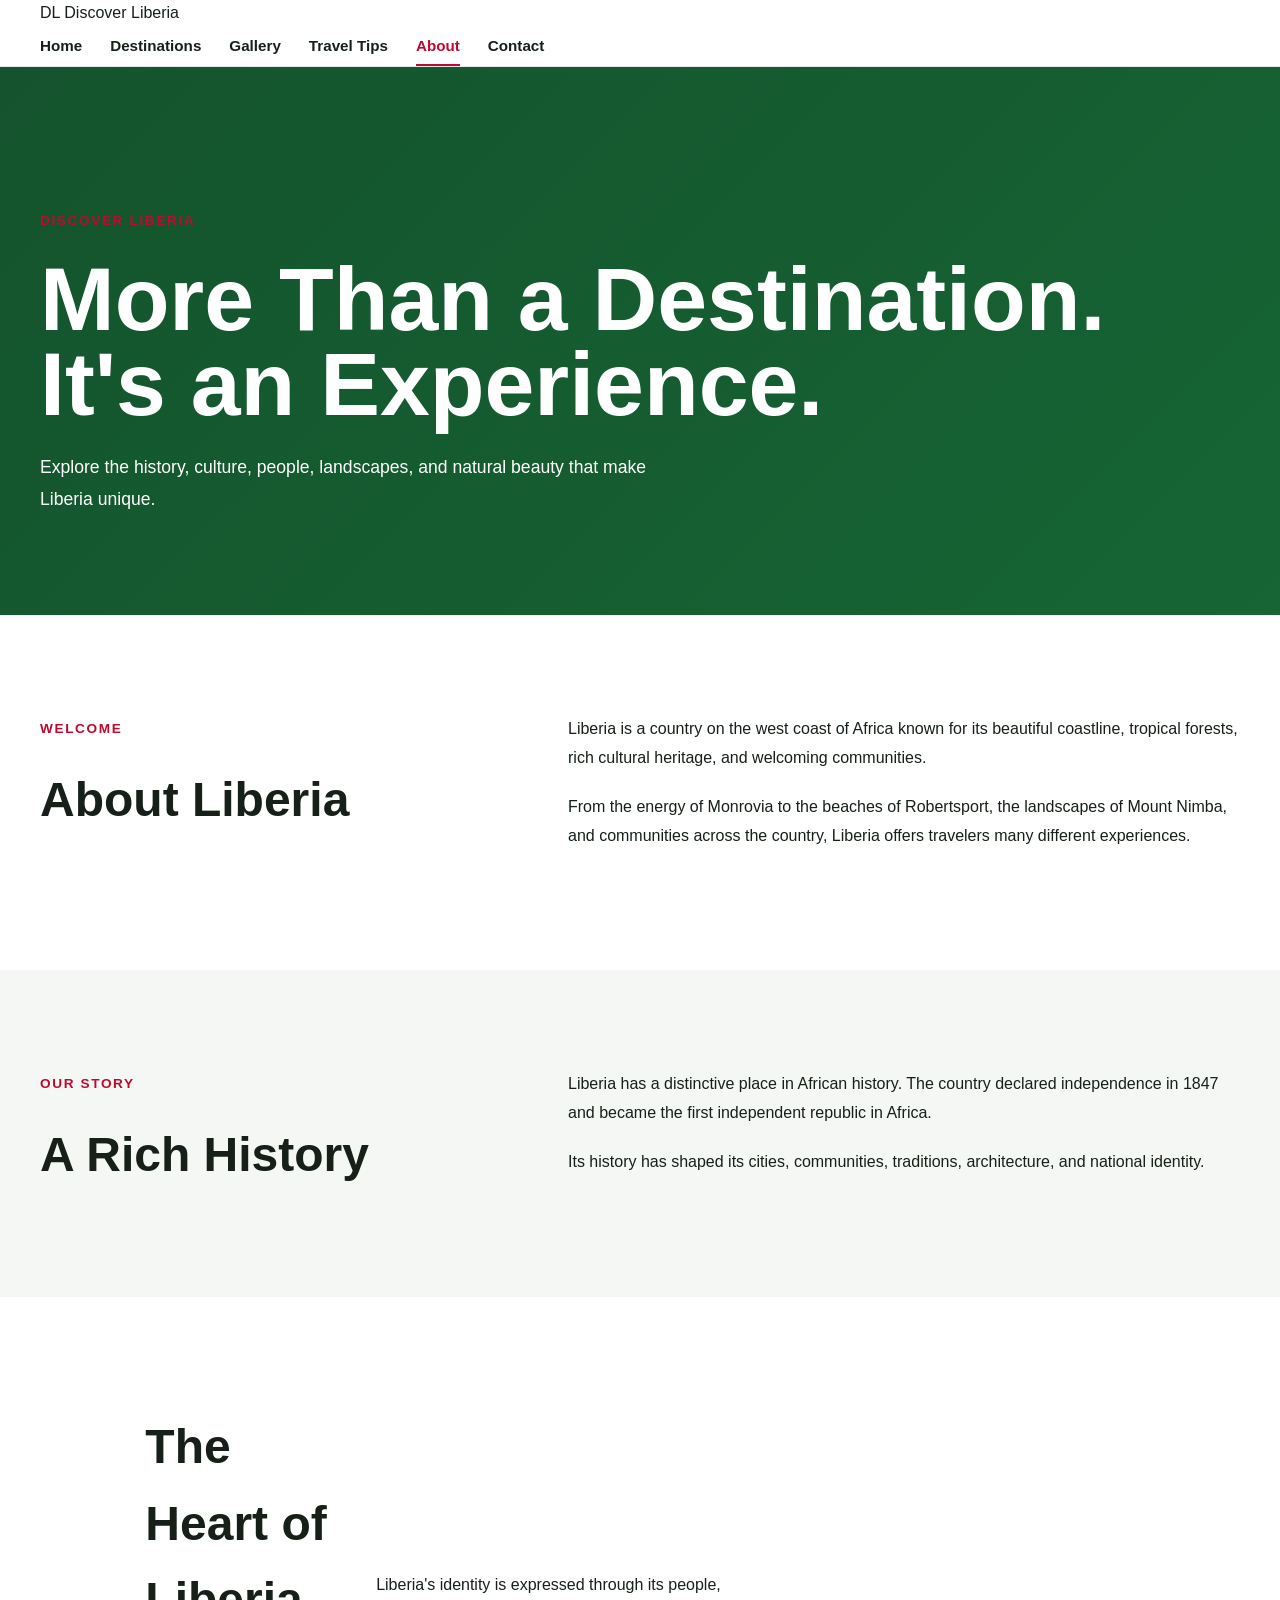
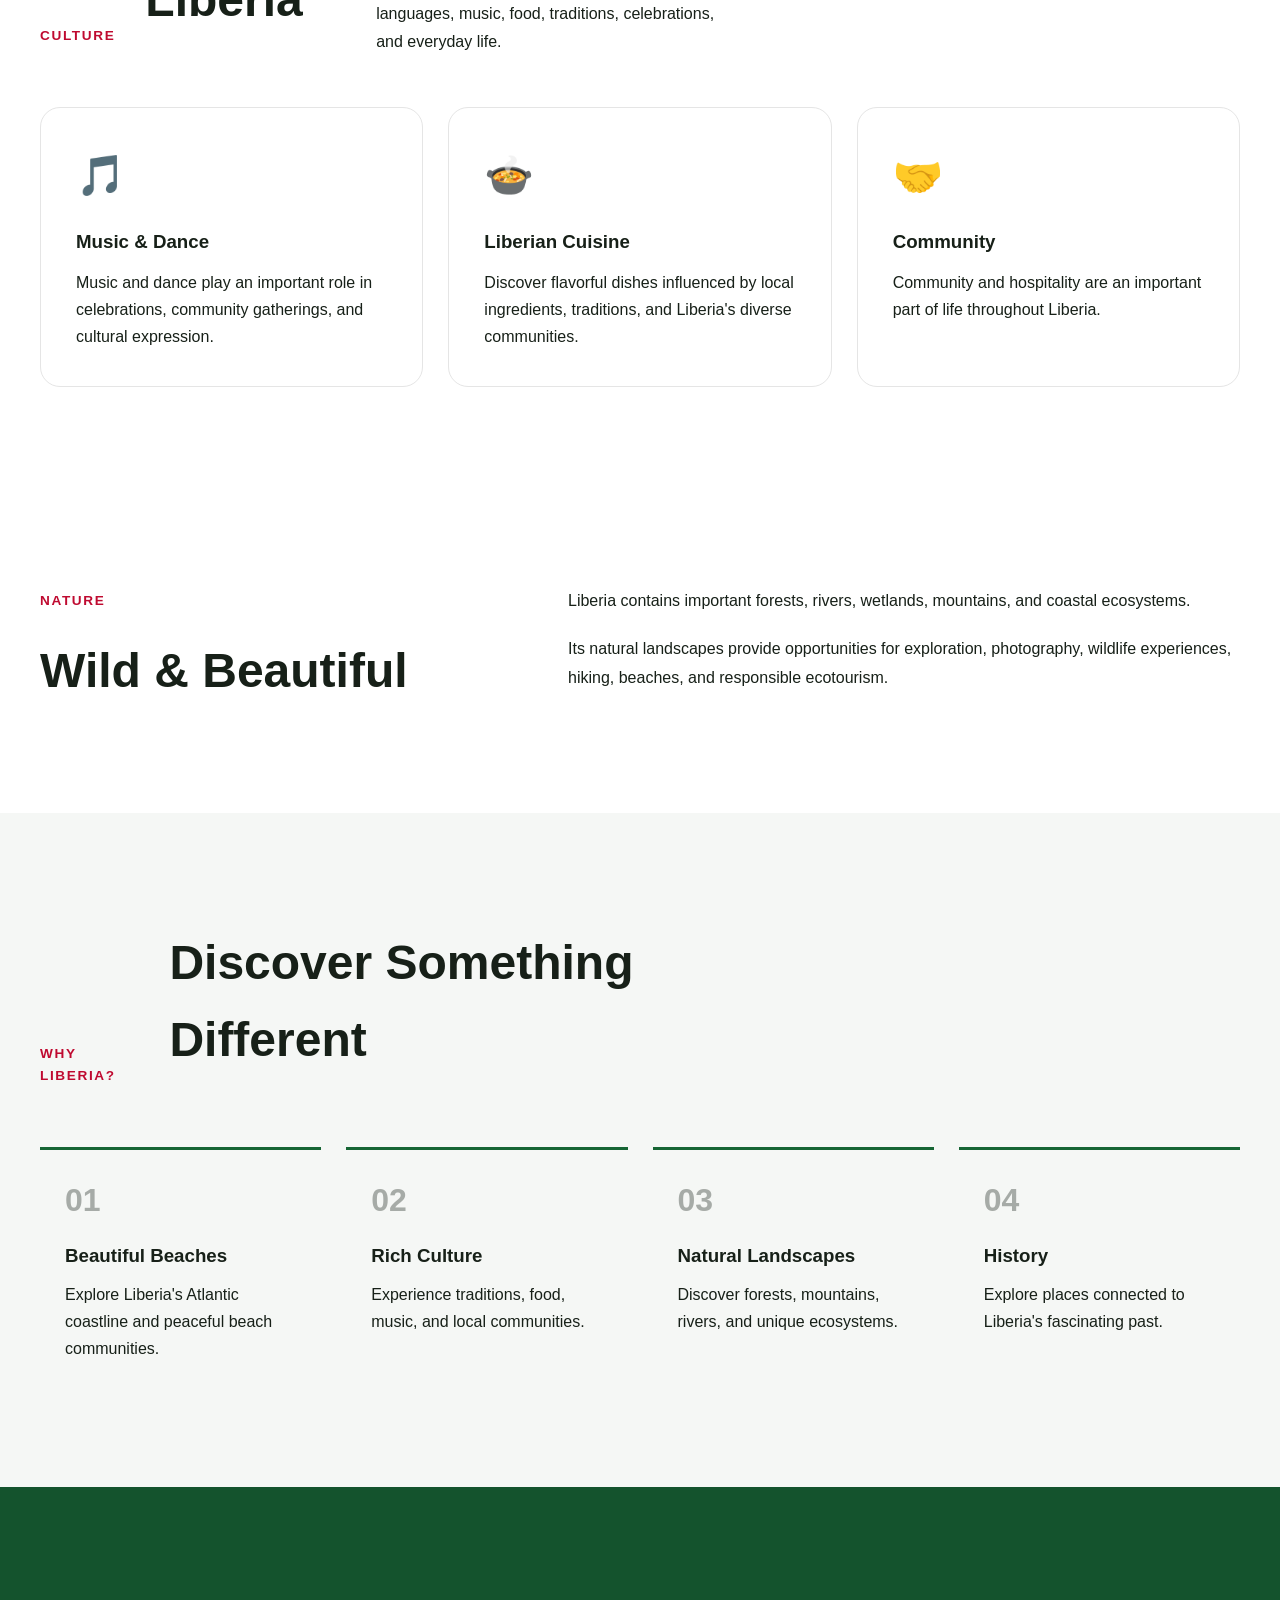
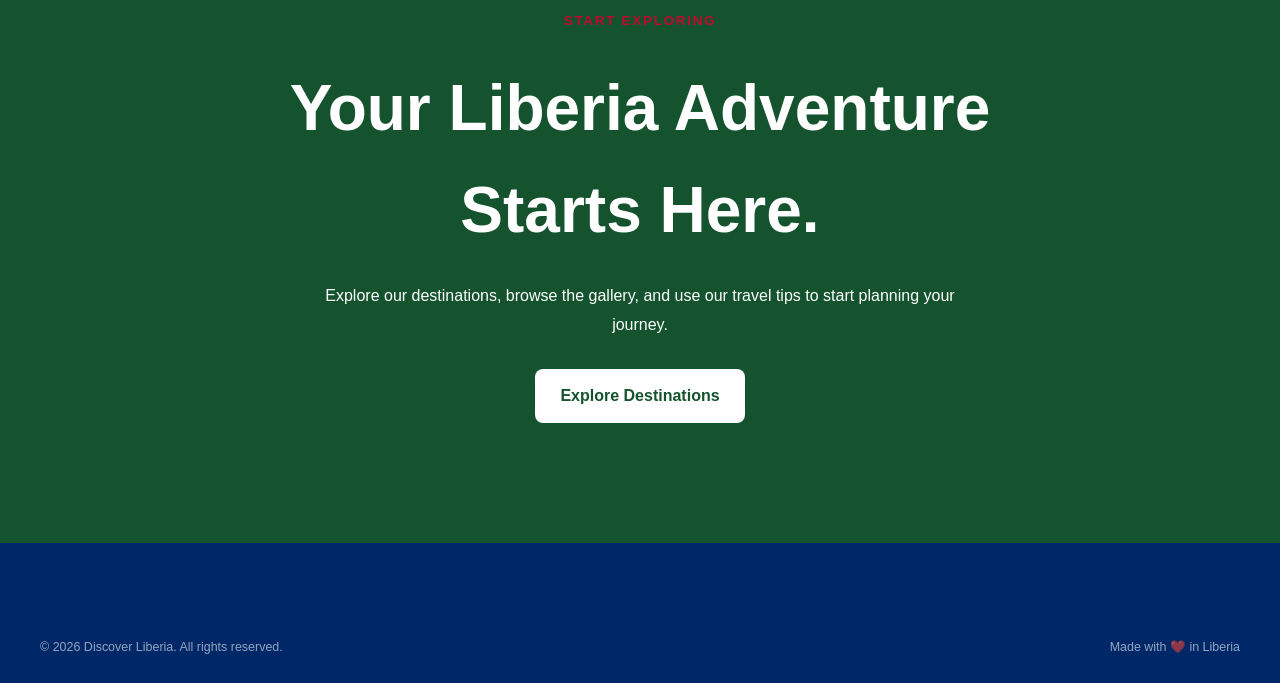
<file: pages/about.html>
<!DOCTYPE html>
<html lang="en">

<head>
    <meta charset="UTF-8">
    <meta name="viewport" content="width=device-width, initial-scale=1.0">

    <title>About Liberia | Discover Liberia</title>

    <link rel="stylesheet" href="../css/style.css">
    <link rel="stylesheet" href="../css/responsive.css">
</head>

<body>

    <!-- ================= HEADER ================= -->

    <header class="site-header">

        <div class="container header-container">

            <a href="../index.html" class="logo">
                <span>DL</span>
                Discover Liberia
            </a>

            <nav class="main-nav">

                <a href="../index.html">
                    Home
                </a>

                <a href="destinations.html">
                    Destinations
                </a>

                <a href="gallery.html">
                    Gallery
                </a>

                <a href="travel-tips.html">
                    Travel Tips
                </a>

                <a href="about.html" class="active">
                    About
                </a>

                <a href="contact.html">
                    Contact
                </a>

            </nav>

        </div>

    </header>


    <!-- ================= MAIN ================= -->

    <main>

        <!-- ABOUT HERO -->

        <section class="about-hero">

            <div class="container">

                <span class="section-label">
                    Discover Liberia
                </span>

                <h1>
                    More Than a Destination.
                    <br>
                    It's an Experience.
                </h1>

                <p>
                    Explore the history, culture, people,
                    landscapes, and natural beauty that make
                    Liberia unique.
                </p>

            </div>

        </section>


        <!-- INTRODUCTION -->

        <section class="about-intro">

            <div class="container about-intro-grid">

                <div>

                    <span class="section-label">
                        Welcome
                    </span>

                    <h2>
                        About Liberia
                    </h2>

                </div>

                <div>

                    <p>
                        Liberia is a country on the west coast
                        of Africa known for its beautiful
                        coastline, tropical forests, rich
                        cultural heritage, and welcoming
                        communities.
                    </p>

                    <p>
                        From the energy of Monrovia to the
                        beaches of Robertsport, the landscapes
                        of Mount Nimba, and communities across
                        the country, Liberia offers travelers
                        many different experiences.
                    </p>

                </div>

            </div>

        </section>


        <!-- HISTORY -->

        <section class="about-history">

            <div class="container about-two-column">

                <div class="about-section-heading">

                    <span class="section-label">
                        Our Story
                    </span>

                    <h2>
                        A Rich History
                    </h2>

                </div>

                <div class="about-section-content">

                    <p>
                        Liberia has a distinctive place in
                        African history. The country declared
                        independence in 1847 and became the
                        first independent republic in Africa.
                    </p>

                    <p>
                        Its history has shaped its cities,
                        communities, traditions, architecture,
                        and national identity.
                    </p>

                </div>

            </div>

        </section>


        <!-- CULTURE -->

        <section class="about-culture">

            <div class="container">

                <div class="section-heading">

                    <span class="section-label">
                        Culture
                    </span>

                    <h2>
                        The Heart of Liberia
                    </h2>

                    <p>
                        Liberia's identity is expressed through
                        its people, languages, music, food,
                        traditions, celebrations, and everyday
                        life.
                    </p>

                </div>


                <div class="culture-grid">

                    <article class="culture-card">

                        <div class="culture-icon">
                            🎵
                        </div>

                        <h3>
                            Music & Dance
                        </h3>

                        <p>
                            Music and dance play an important
                            role in celebrations, community
                            gatherings, and cultural expression.
                        </p>

                    </article>


                    <article class="culture-card">

                        <div class="culture-icon">
                            🍲
                        </div>

                        <h3>
                            Liberian Cuisine
                        </h3>

                        <p>
                            Discover flavorful dishes influenced
                            by local ingredients, traditions,
                            and Liberia's diverse communities.
                        </p>

                    </article>


                    <article class="culture-card">

                        <div class="culture-icon">
                            🤝
                        </div>

                        <h3>
                            Community
                        </h3>

                        <p>
                            Community and hospitality are an
                            important part of life throughout
                            Liberia.
                        </p>

                    </article>

                </div>

            </div>

        </section>


        <!-- NATURE -->

        <section class="about-nature">

            <div class="container about-two-column">

                <div class="about-section-heading">

                    <span class="section-label">
                        Nature
                    </span>

                    <h2>
                        Wild & Beautiful
                    </h2>

                </div>

                <div class="about-section-content">

                    <p>
                        Liberia contains important forests,
                        rivers, wetlands, mountains, and
                        coastal ecosystems.
                    </p>

                    <p>
                        Its natural landscapes provide
                        opportunities for exploration,
                        photography, wildlife experiences,
                        hiking, beaches, and responsible
                        ecotourism.
                    </p>

                </div>

            </div>

        </section>


        <!-- WHY VISIT -->

        <section class="about-why">

            <div class="container">

                <div class="section-heading">

                    <span class="section-label">
                        Why Liberia?
                    </span>

                    <h2>
                        Discover Something Different
                    </h2>

                </div>


                <div class="why-grid">

                    <div class="why-item">
                        <strong>01</strong>
                        <h3>Beautiful Beaches</h3>
                        <p>
                            Explore Liberia's Atlantic coastline
                            and peaceful beach communities.
                        </p>
                    </div>


                    <div class="why-item">
                        <strong>02</strong>
                        <h3>Rich Culture</h3>
                        <p>
                            Experience traditions, food,
                            music, and local communities.
                        </p>
                    </div>


                    <div class="why-item">
                        <strong>03</strong>
                        <h3>Natural Landscapes</h3>
                        <p>
                            Discover forests, mountains,
                            rivers, and unique ecosystems.
                        </p>
                    </div>


                    <div class="why-item">
                        <strong>04</strong>
                        <h3>History</h3>
                        <p>
                            Explore places connected to
                            Liberia's fascinating past.
                        </p>
                    </div>

                </div>

            </div>

        </section>


        <!-- CLOSING -->

        <section class="about-closing">

            <div class="container">

                <span class="section-label">
                    Start Exploring
                </span>

                <h2>
                    Your Liberia Adventure
                    Starts Here.
                </h2>

                <p>
                    Explore our destinations, browse the
                    gallery, and use our travel tips to
                    start planning your journey.
                </p>

                <a
                    href="destinations.html"
                    class="btn-primary">
                    Explore Destinations
                </a>

            </div>

        </section>

    </main>


    <!-- ================= FOOTER ================= -->

    <footer class="site-footer">

        <div class="container">

            <div class="footer-bottom">

                <p>
                    ©
                    <span id="currentYear"></span>
                    Discover Liberia.
                    All rights reserved.
                </p>

                <p>
                    Made with ❤️ in Liberia
                </p>

            </div>

        </div>

    </footer>


    <script>

        document.getElementById("currentYear").textContent =
            new Date().getFullYear();

    </script>

</body>

</html>
</file>
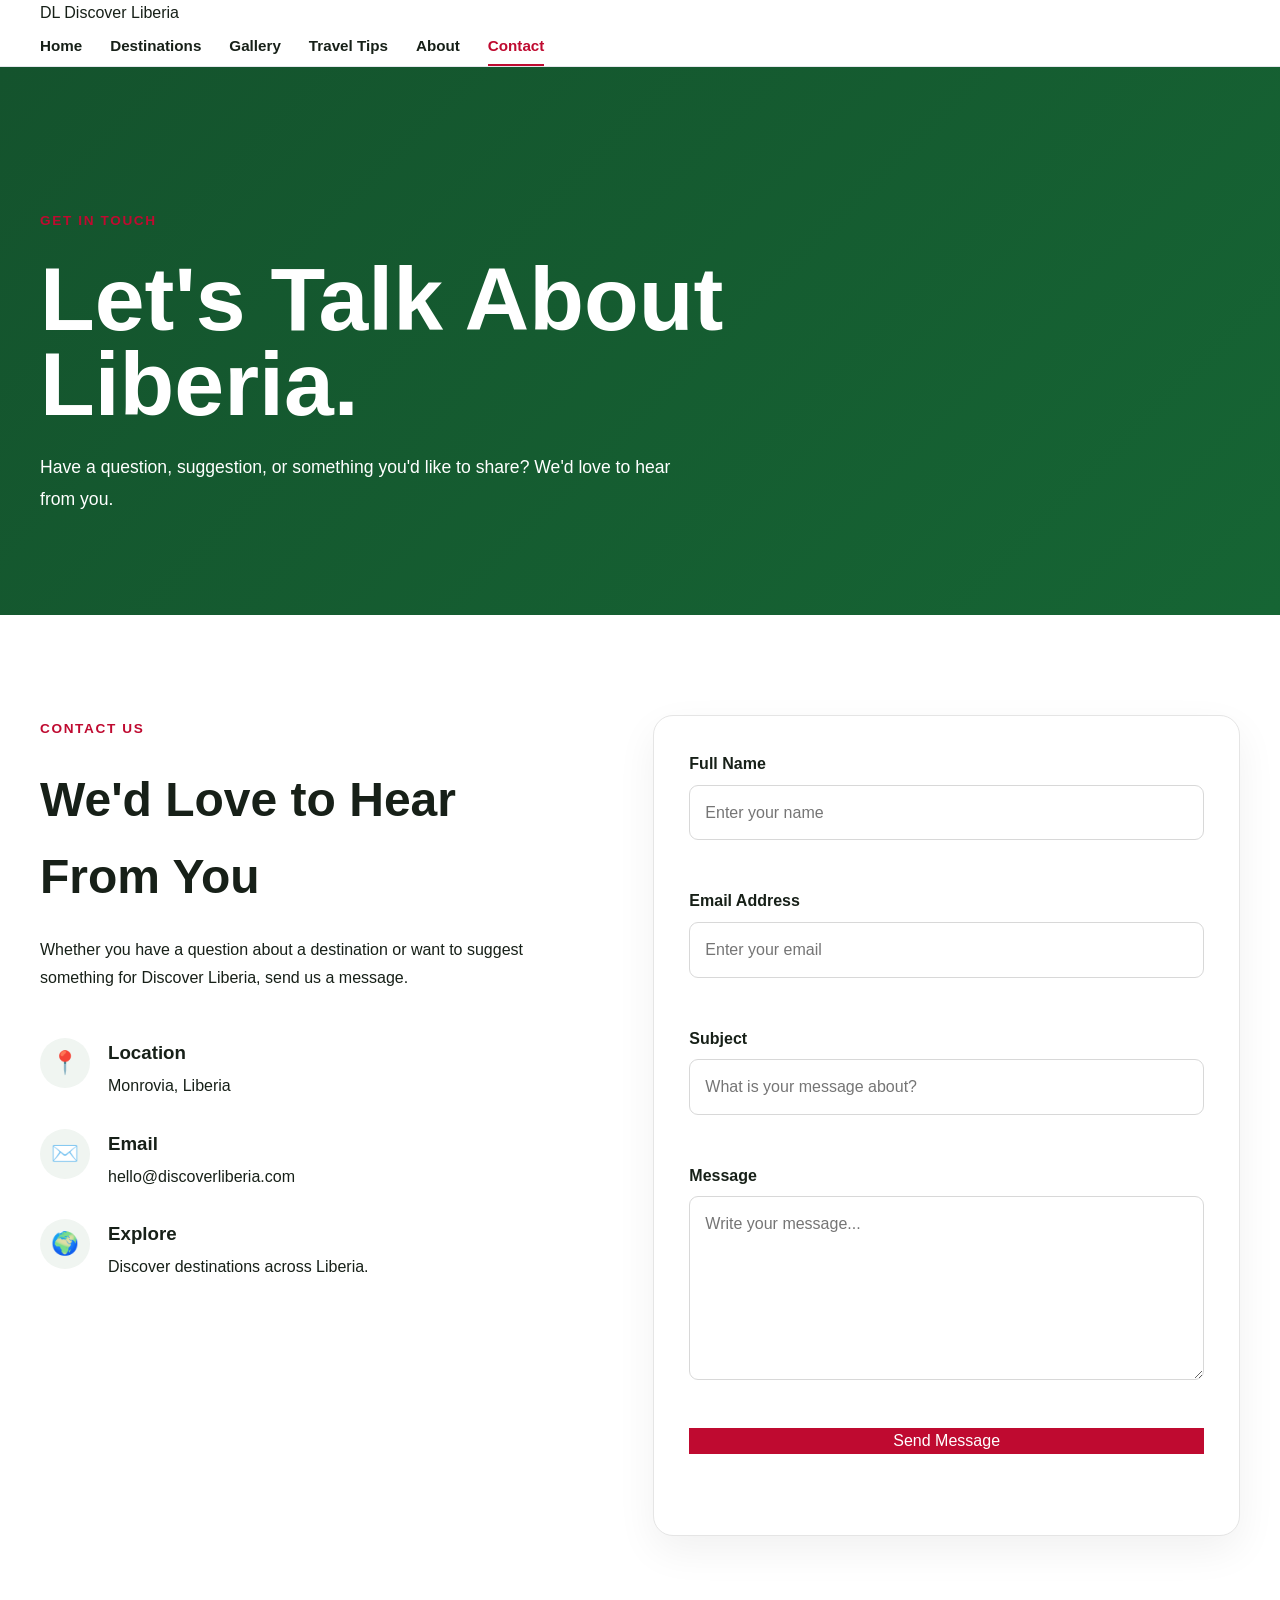
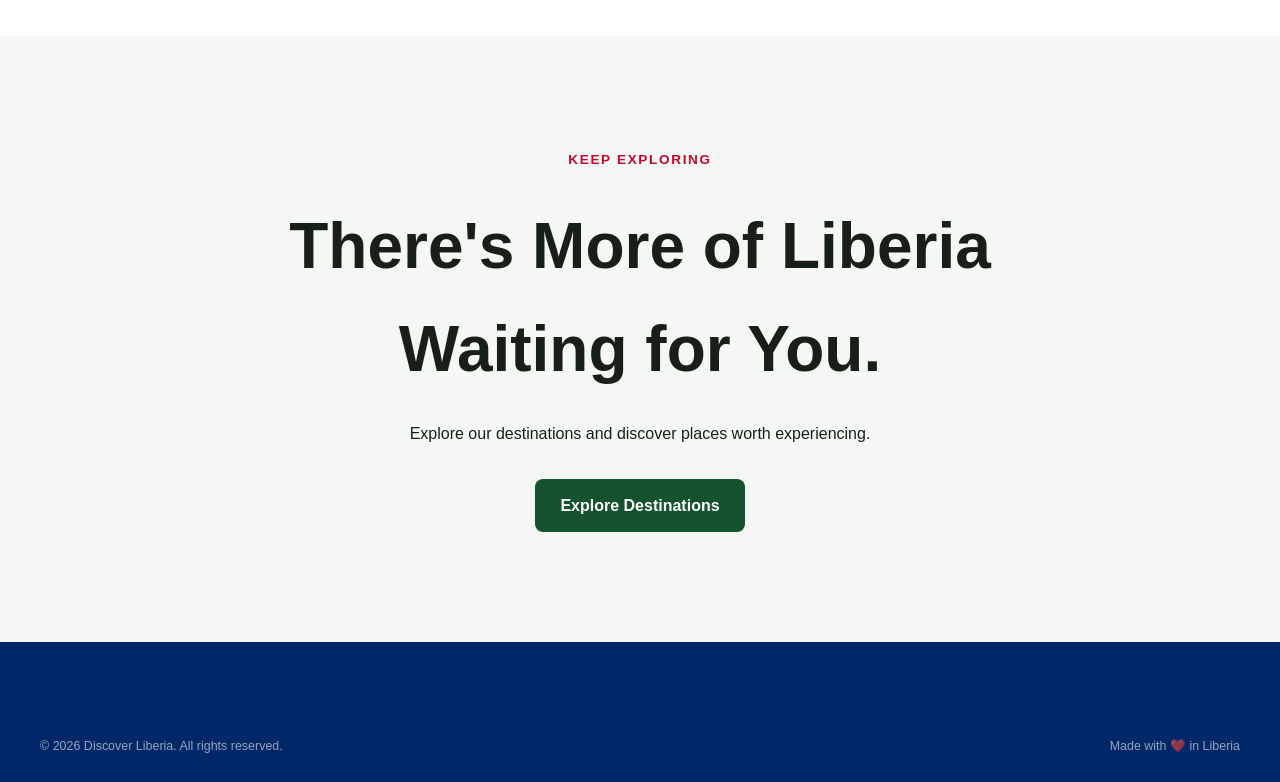
<file: pages/contact.html>
<!DOCTYPE html>
<html lang="en">

<head>
    <meta charset="UTF-8">
    <meta name="viewport" content="width=device-width, initial-scale=1.0">

    <title>Contact | Discover Liberia</title>

    <link rel="stylesheet" href="../css/style.css">
    <link rel="stylesheet" href="../css/responsive.css">
</head>

<body>

    <!-- ================= HEADER ================= -->

    <header class="site-header">

        <div class="container header-container">

            <a href="../index.html" class="logo">
                <span>DL</span>
                Discover Liberia
            </a>

            <nav class="main-nav">

                <a href="../index.html">
                    Home
                </a>

                <a href="destinations.html">
                    Destinations
                </a>

                <a href="gallery.html">
                    Gallery
                </a>

                <a href="travel-tips.html">
                    Travel Tips
                </a>

                <a href="about.html">
                    About
                </a>

                <a href="contact.html" class="active">
                    Contact
                </a>

            </nav>

        </div>

    </header>


    <!-- ================= MAIN ================= -->

    <main>

        <!-- CONTACT HERO -->

        <section class="contact-hero">

            <div class="container">

                <span class="section-label">
                    Get In Touch
                </span>

                <h1>
                    Let's Talk About
                    <br>
                    Liberia.
                </h1>

                <p>
                    Have a question, suggestion, or
                    something you'd like to share?
                    We'd love to hear from you.
                </p>

            </div>

        </section>


        <!-- ================= CONTACT SECTION ================= -->

        <section class="contact-section">

            <div class="container contact-grid">


                <!-- CONTACT INFORMATION -->

                <div class="contact-info">

                    <span class="section-label">
                        Contact Us
                    </span>

                    <h2>
                        We'd Love to Hear From You
                    </h2>

                    <p>
                        Whether you have a question about
                        a destination or want to suggest
                        something for Discover Liberia,
                        send us a message.
                    </p>


                    <div class="contact-details">

                        <div class="contact-detail">

                            <div class="contact-icon">
                                📍
                            </div>

                            <div>
                                <h3>Location</h3>

                                <p>
                                    Monrovia, Liberia
                                </p>
                            </div>

                        </div>


                        <div class="contact-detail">

                            <div class="contact-icon">
                                ✉️
                            </div>

                            <div>
                                <h3>Email</h3>

                                <p>
                                    hello@discoverliberia.com
                                </p>
                            </div>

                        </div>


                        <div class="contact-detail">

                            <div class="contact-icon">
                                🌍
                            </div>

                            <div>
                                <h3>Explore</h3>

                                <p>
                                    Discover destinations
                                    across Liberia.
                                </p>
                            </div>

                        </div>

                    </div>

                </div>


                <!-- CONTACT FORM -->

                <div class="contact-form-wrapper">

                    <form
                        id="contactForm"
                        class="contact-form"
                        novalidate>

                        <div class="form-group">

                            <label for="name">
                                Full Name
                            </label>

                            <input
                                type="text"
                                id="name"
                                name="name"
                                placeholder="Enter your name"
                                required>

                            <small
                                class="form-error"
                                id="nameError">
                            </small>

                        </div>


                        <div class="form-group">

                            <label for="email">
                                Email Address
                            </label>

                            <input
                                type="email"
                                id="email"
                                name="email"
                                placeholder="Enter your email"
                                required>

                            <small
                                class="form-error"
                                id="emailError">
                            </small>

                        </div>


                        <div class="form-group">

                            <label for="subject">
                                Subject
                            </label>

                            <input
                                type="text"
                                id="subject"
                                name="subject"
                                placeholder="What is your message about?"
                                required>

                            <small
                                class="form-error"
                                id="subjectError">
                            </small>

                        </div>


                        <div class="form-group">

                            <label for="message">
                                Message
                            </label>

                            <textarea
                                id="message"
                                name="message"
                                rows="6"
                                placeholder="Write your message..."
                                required></textarea>

                            <small
                                class="form-error"
                                id="messageError">
                            </small>

                        </div>


                        <button
                            type="submit"
                            class="btn-primary contact-submit">

                            Send Message

                        </button>


                        <div
                            id="formSuccess"
                            class="form-success"
                            role="status"
                            aria-live="polite">
                        </div>

                    </form>

                </div>

            </div>

        </section>


        <!-- ================= CTA ================= -->

        <section class="contact-cta">

            <div class="container">

                <span class="section-label">
                    Keep Exploring
                </span>

                <h2>
                    There's More of Liberia
                    Waiting for You.
                </h2>

                <p>
                    Explore our destinations and discover
                    places worth experiencing.
                </p>

                <a
                    href="destinations.html"
                    class="btn-primary">

                    Explore Destinations

                </a>

            </div>

        </section>

    </main>


    <!-- ================= FOOTER ================= -->

    <footer class="site-footer">

        <div class="container">

            <div class="footer-bottom">

                <p>
                    ©
                    <span id="currentYear"></span>
                    Discover Liberia.
                    All rights reserved.
                </p>

                <p>
                    Made with ❤️ in Liberia
                </p>

            </div>

        </div>

    </footer>


    <script src="../js/contact.js"></script>

</body>

</html>
</file>
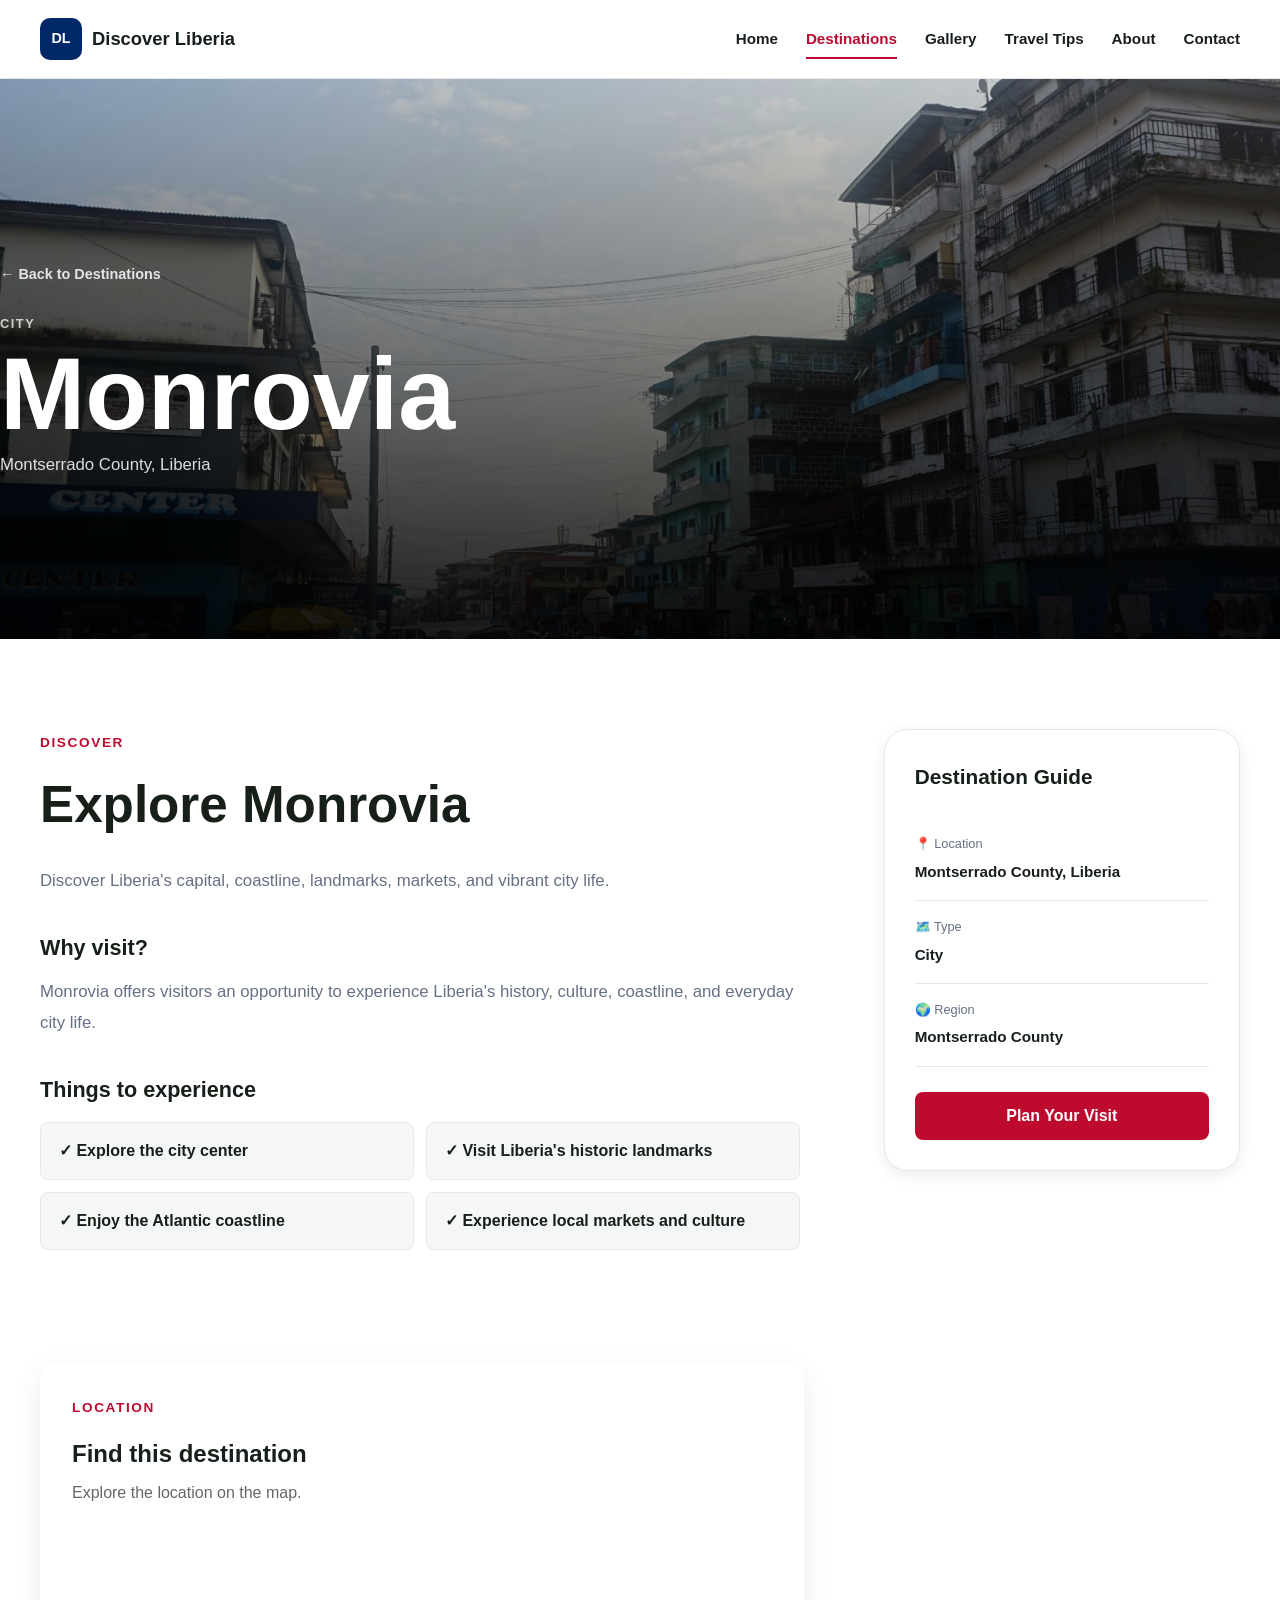
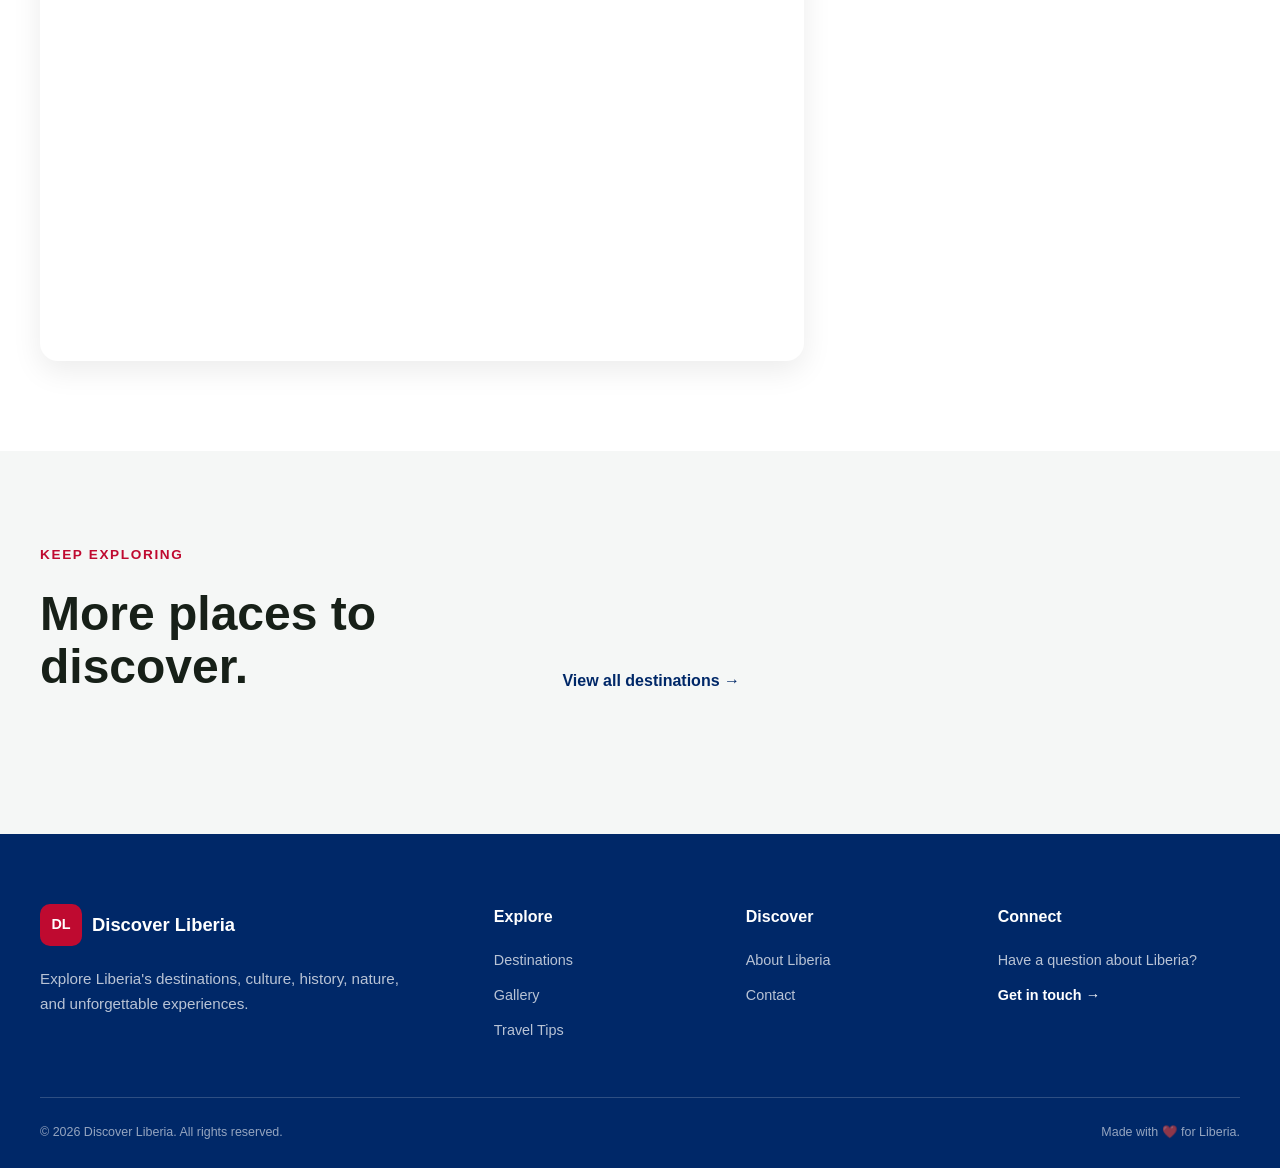
<file: pages/destination-details.html>
<!DOCTYPE html>
<html lang="en">

<head>
    <meta charset="UTF-8">

    <meta
        name="viewport"
        content="width=device-width, initial-scale=1.0"
    >

    <title>Destination | Discover Liberia</title>

    <meta
        name="description"
        content="Explore destinations and travel experiences across Liberia."
    >

    <link rel="stylesheet" href="../css/style.css">
    <link rel="stylesheet" href="../css/responsive.css">
</head>

<body>

    <!-- Navigation -->

    <header class="site-header">

        <div class="container nav-container">

            <a href="../index.html" class="brand">

                <span class="brand-mark">
                    DL
                </span>

                <span class="brand-text">
                    Discover Liberia
                </span>

            </a>


            <nav
                class="main-nav"
                aria-label="Main navigation"
            >

                <a href="../index.html">
                    Home
                </a>

                <a
                    href="destinations.html"
                    class="active"
                >
                    Destinations
                </a>

                <a href="gallery.html">
                    Gallery
                </a>

                <a href="travel-tips.html">
                    Travel Tips
                </a>

                <a href="about.html">
                    About
                </a>

                <a href="contact.html">
                    Contact
                </a>

            </nav>


            <button
                class="menu-toggle"
                id="menuToggle"
                aria-label="Open navigation menu"
                aria-expanded="false"
            >
                ☰
            </button>

        </div>

    </header>


    <main>

        <!-- Destination Hero -->

        <section class="destination-detail-hero">

            <img
                id="destinationHeroImage"
                src="../Assets/image/destinations/monrovia.jpg"
                alt=""
            >

            <div class="destination-detail-overlay"></div>

            <div class="container destination-detail-hero-content">

                <a
                    href="destinations.html"
                    class="back-link"
                >
                    ← Back to Destinations
                </a>

                <span
                    class="destination-detail-category"
                    id="destinationCategory"
                >
                    Destination
                </span>

                <h1 id="destinationName">
                    Monrovia
                </h1>

                <p id="destinationLocation">
                    Montserrado County, Liberia
                </p>

            </div>

        </section>


        <!-- Destination Information -->

        <section class="destination-detail-section">

            <div class="container destination-detail-grid">

                <!-- Main Content -->

                <div class="destination-detail-main">

                    <span class="section-label">
                        Discover
                    </span>

                    <h2 id="destinationTitle">
                        Explore Monrovia
                    </h2>

                    <p id="destinationOverview">
                        Discover Liberia's capital city,
                        its coastline, landmarks, communities,
                        and vibrant urban life.
                    </p>


                    <h3>
                        Why visit?
                    </h3>

                    <p id="destinationWhy">
                        Monrovia offers visitors an opportunity
                        to experience an important part of
                        Liberia's history, culture, and everyday life.
                    </p>


                    <h3>
                        Things to experience
                    </h3>

                    <ul
                        class="destination-highlights"
                        id="destinationHighlights"
                    >
                    </ul>

                </div>


                <!-- Information Card -->

                <aside class="destination-info-card">

                    <h3>
                        Destination Guide
                    </h3>

                    <div class="info-item">

                        <span>
                            📍 Location
                        </span>

                        <strong id="infoLocation">
                            Liberia
                        </strong>

                    </div>


                    <div class="info-item">

                        <span>
                            🗺️ Type
                        </span>

                        <strong id="infoType">
                            City
                        </strong>

                    </div>


                    <div class="info-item">

                        <span>
                            🌍 Region
                        </span>

                        <strong id="infoRegion">
                            Liberia
                        </strong>

                    </div>


                    <a
                        href="travel-tips.html"
                        class="btn btn-primary info-button"
                    >
                        Plan Your Visit
                    </a>

                </aside>
                <!-- Destination Map -->

<div class="destination-map-card">

    <div class="map-header">

        <span class="section-label">
            Location
        </span>

        <h3>
            Find this destination
        </h3>

        <p>
            Explore the location on the map.
        </p>

    </div>

    <div class="map-container">

        <iframe
            id="destinationMap"
            title="Destination location map"
            loading="lazy"
            allowfullscreen
            referrerpolicy="no-referrer-when-downgrade"
        ></iframe>

    </div>

</div>

            </div>

        </section>


        <!-- Explore More -->

        <section class="destination-more">

            <div class="container">

                <div class="section-heading">

                    <div>

                        <span class="section-label">
                            Keep Exploring
                        </span>

                        <h2 class="section-title">
                            More places to discover.
                        </h2>

                    </div>

                    <a
                        href="destinations.html"
                        class="text-link"
                    >
                        View all destinations →
                    </a>

                </div>

            </div>

        </section>

    </main>


    <!-- Footer -->

    <footer class="site-footer">

        <div class="container">

            <div class="footer-main">

                <div class="footer-brand">

                    <a
                        href="../index.html"
                        class="brand footer-logo"
                    >

                        <span class="brand-mark">
                            DL
                        </span>

                        <span class="brand-text">
                            Discover Liberia
                        </span>

                    </a>

                    <p>
                        Explore Liberia's destinations,
                        culture, history, nature, and
                        unforgettable experiences.
                    </p>

                </div>


                <div class="footer-column">

                    <h3>Explore</h3>

                    <a href="destinations.html">
                        Destinations
                    </a>

                    <a href="gallery.html">
                        Gallery
                    </a>

                    <a href="travel-tips.html">
                        Travel Tips
                    </a>

                </div>


                <div class="footer-column">

                    <h3>Discover</h3>

                    <a href="about.html">
                        About Liberia
                    </a>

                    <a href="contact.html">
                        Contact
                    </a>

                </div>


                <div class="footer-column">

                    <h3>Connect</h3>

                    <p class="footer-contact">
                        Have a question about Liberia?
                    </p>

                    <a
                        href="contact.html"
                        class="footer-contact-link"
                    >
                        Get in touch →
                    </a>

                </div>

            </div>


            <div class="footer-bottom">

                <p>
                    ©
                    <span id="currentYear"></span>
                    Discover Liberia.
                    All rights reserved.
                </p>

                <p>
                    Made with ❤️ for Liberia.
                </p>

            </div>

        </div>

    </footer>


    <script src="../js/main.js"></script>
    <script src="../js/destination-details.js"></script>

</body>

</html>
</file>
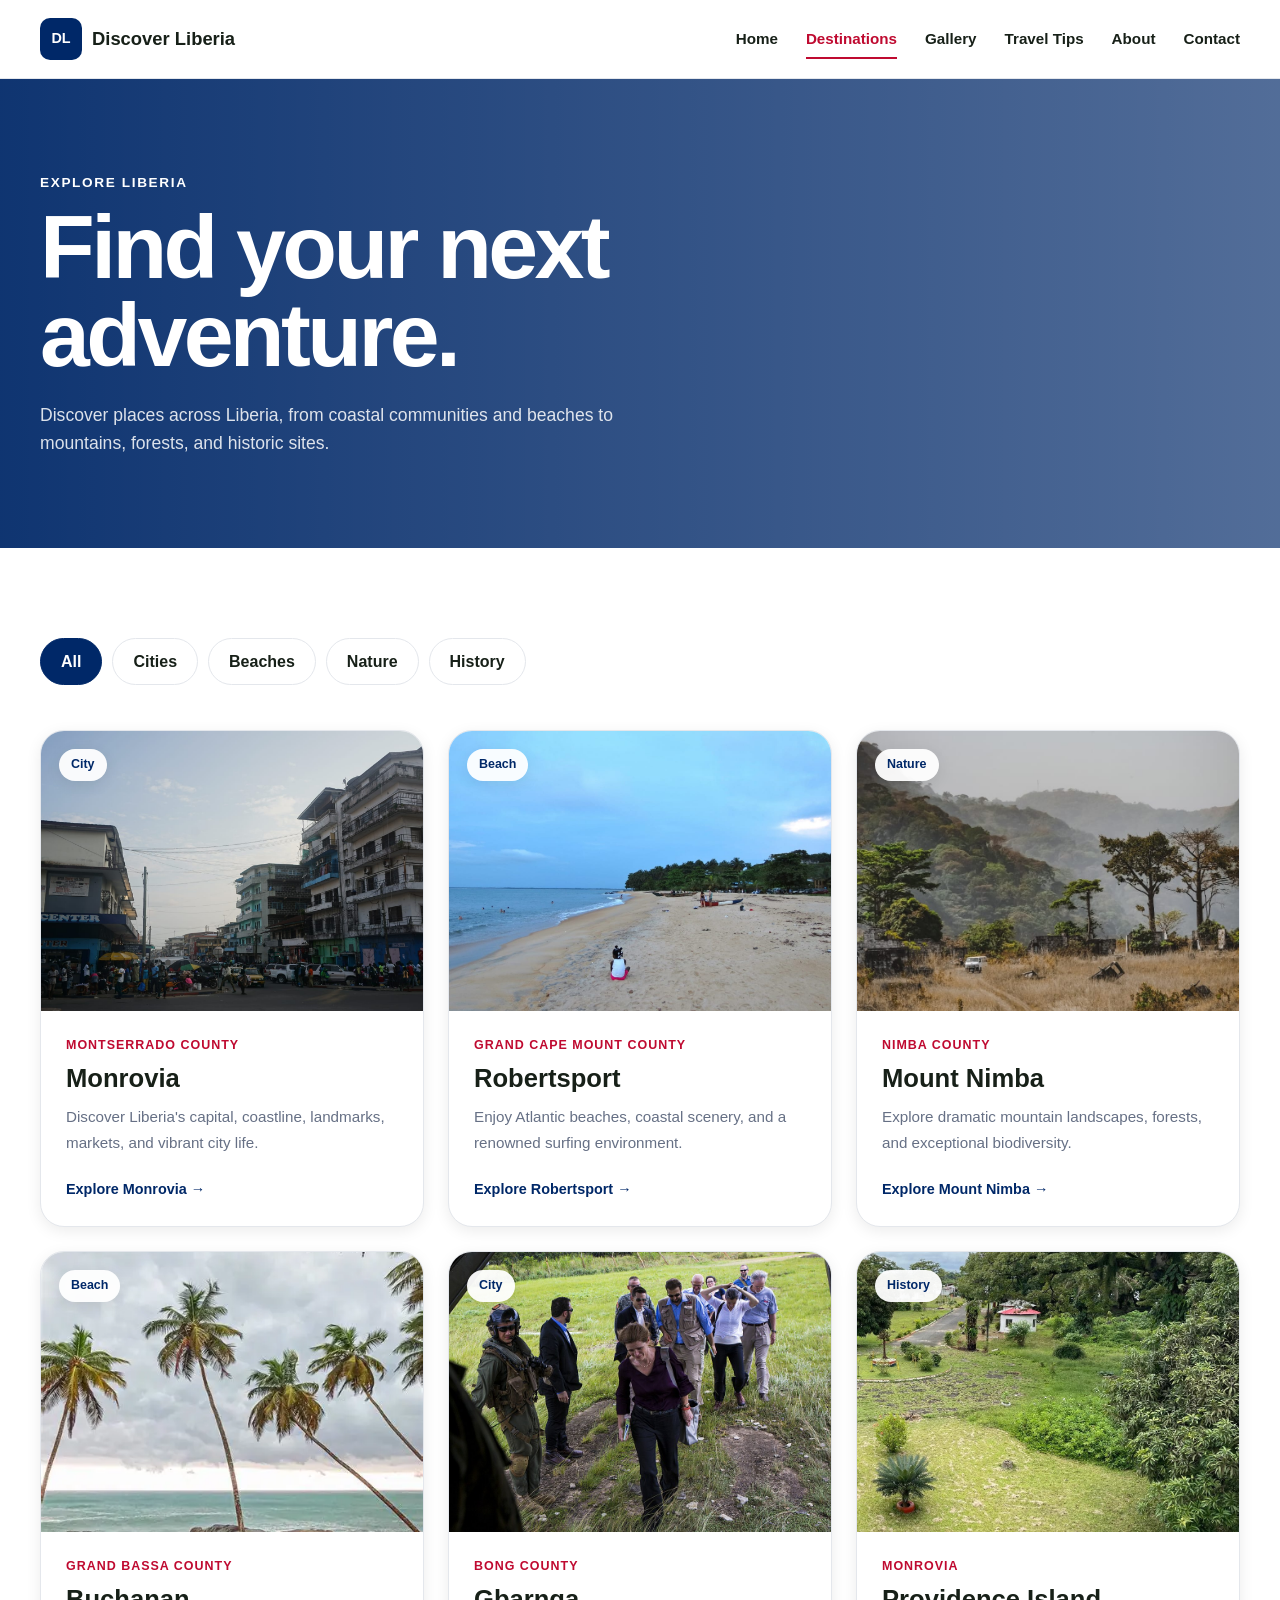
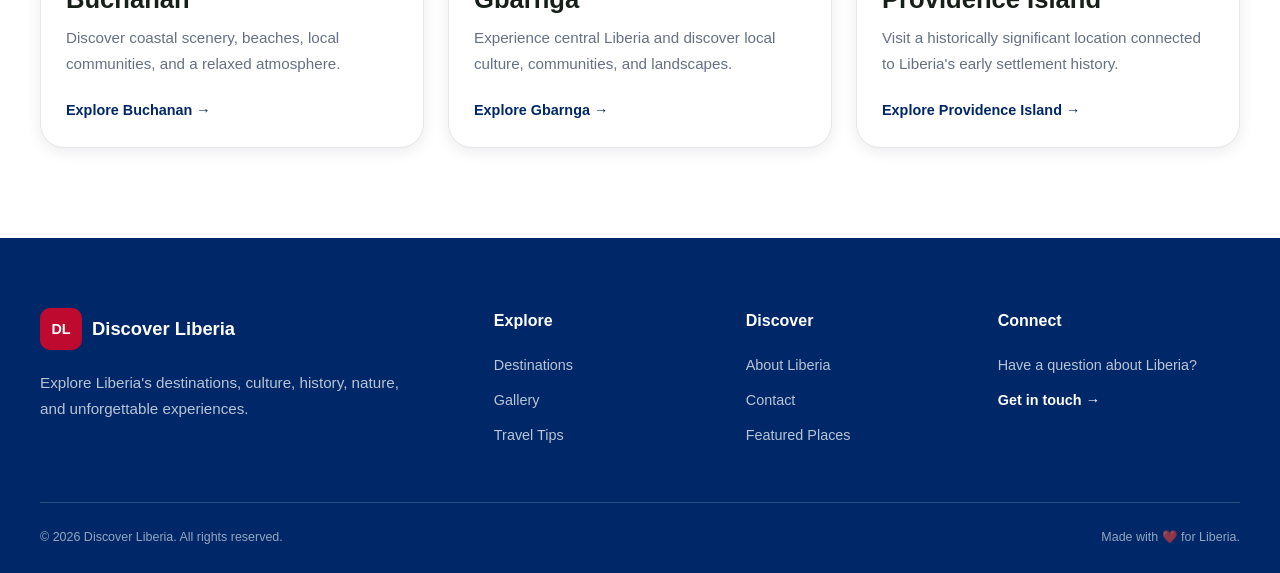
<file: pages/destinations.html>
<!DOCTYPE html>
<html lang="en">

<head>
    <meta charset="UTF-8">

    <meta
        name="viewport"
        content="width=device-width, initial-scale=1.0"
    >

    <title>Destinations | Discover Liberia</title>

    <meta
        name="description"
        content="Explore destinations across Liberia, from coastal beaches and historic places to mountains, forests, and vibrant cities."
    >

    <link rel="stylesheet" href="../css/style.css">
    <link rel="stylesheet" href="../css/responsive.css">
</head>

<body>

    <!-- Navigation -->

    <header class="site-header">

        <div class="container nav-container">

            <a href="../index.html" class="brand">

                <span class="brand-mark">
                    DL
                </span>

                <span class="brand-text">
                    Discover Liberia
                </span>

            </a>


            <nav
                class="main-nav"
                aria-label="Main navigation"
            >

                <a href="../index.html">
                    Home
                </a>

                <a
                    href="destinations.html"
                    class="active"
                >
                    Destinations
                </a>

                <a href="gallery.html">
                    Gallery
                </a>

                <a href="travel-tips.html">
                    Travel Tips
                </a>

                <a href="about.html">
                    About
                </a>

                <a href="contact.html">
                    Contact
                </a>

            </nav>


            <button
                class="menu-toggle"
                id="menuToggle"
                aria-label="Open navigation menu"
                aria-expanded="false"
            >
                ☰
            </button>

        </div>

    </header>


    <main>

        <!-- Page Hero -->

        <section class="page-hero">

            <div class="container">

                <span class="section-label">
                    Explore Liberia
                </span>

                <h1>
                    Find your next
                    <span>adventure.</span>
                </h1>

                <p>
                    Discover places across Liberia,
                    from coastal communities and beaches
                    to mountains, forests, and historic sites.
                </p>

            </div>

        </section>


        <!-- Destinations -->

        <section class="all-destinations">

            <div class="container">

                <div class="destination-filter">

                    <button
                        class="filter-btn active"
                        data-filter="all"
                    >
                        All
                    </button>

                    <button
                        class="filter-btn"
                        data-filter="city"
                    >
                        Cities
                    </button>

                    <button
                        class="filter-btn"
                        data-filter="beach"
                    >
                        Beaches
                    </button>

                    <button
                        class="filter-btn"
                        data-filter="nature"
                    >
                        Nature
                    </button>

                    <button
                        class="filter-btn"
                        data-filter="history"
                    >
                        History
                    </button>

                </div>


                <div class="destination-grid destination-page-grid">


                    <!-- Monrovia -->

                    <article
                        class="destination-card"
                        data-category="city"
                    >

                        <div class="destination-image">

                            <img
                                src="../Assets/image/destinations/monrovia.jpg"
                                alt="Monrovia, Liberia"
                                loading="lazy"
                            >

                            <span class="destination-tag">
                                City
                            </span>

                        </div>

                        <div class="destination-content">

                            <span class="destination-location">
                                Montserrado County
                            </span>

                            <h3>
                                Monrovia
                            </h3>

                            <p>
                                Discover Liberia's capital,
                                coastline, landmarks, markets,
                                and vibrant city life.
                            </p>

                            <a
                                href="destination-details.html?place=monrovia"
                                class="destination-link"
                            >
                                Explore Monrovia →
                            </a>

                        </div>

                    </article>


                    <!-- Robertsport -->

                    <article
                        class="destination-card"
                        data-category="beach"
                    >

                        <div class="destination-image">

                            <img
                                src="../Assets/image/destinations/robertsport.jpg"
                                alt="Robertsport, Liberia"
                                loading="lazy"
                            >

                            <span class="destination-tag">
                                Beach
                            </span>

                        </div>

                        <div class="destination-content">

                            <span class="destination-location">
                                Grand Cape Mount County
                            </span>

                            <h3>
                                Robertsport
                            </h3>

                            <p>
                                Enjoy Atlantic beaches,
                                coastal scenery, and a
                                renowned surfing environment.
                            </p>

                            <a
                                href="destination-details.html?place=robertsport"
                                class="destination-link"
                            >
                                Explore Robertsport →
                            </a>

                        </div>

                    </article>


                    <!-- Mount Nimba -->

                    <article
                        class="destination-card"
                        data-category="nature"
                    >

                        <div class="destination-image">

                            <img
                                src="../Assets/image/destinations/mount-nimba.jpg"
                                alt="Mount Nimba, Liberia"
                                loading="lazy"
                            >

                            <span class="destination-tag">
                                Nature
                            </span>

                        </div>

                        <div class="destination-content">

                            <span class="destination-location">
                                Nimba County
                            </span>

                            <h3>
                                Mount Nimba
                            </h3>

                            <p>
                                Explore dramatic mountain
                                landscapes, forests, and
                                exceptional biodiversity.
                            </p>

                            <a
                                href="destination-details.html?place=mount-nimba"
                                class="destination-link"
                            >
                                Explore Mount Nimba →
                            </a>

                        </div>

                    </article>


                    <!-- Buchanan -->

                    <article
                        class="destination-card"
                        data-category="beach"
                    >

                        <div class="destination-image">

                            <img
                                src="../Assets/image/destinations/buchanan.jpg"
                                alt="Buchanan, Liberia"
                                loading="lazy"
                            >

                            <span class="destination-tag">
                                Beach
                            </span>

                        </div>

                        <div class="destination-content">

                            <span class="destination-location">
                                Grand Bassa County
                            </span>

                            <h3>
                                Buchanan
                            </h3>

                            <p>
                                Discover coastal scenery,
                                beaches, local communities,
                                and a relaxed atmosphere.
                            </p>

                            <a
                                href="destination-details.html?place=buchanan"
                                class="destination-link"
                            >
                                Explore Buchanan →
                            </a>

                        </div>

                    </article>


                    <!-- Gbarnga -->

                    <article
                        class="destination-card"
                        data-category="city"
                    >

                        <div class="destination-image">

                            <img
                                src="../Assets/image/destinations/gbarnga.jpg"
                                alt="Gbarnga, Liberia"
                                loading="lazy"
                            >

                            <span class="destination-tag">
                                City
                            </span>

                        </div>

                        <div class="destination-content">

                            <span class="destination-location">
                                Bong County
                            </span>

                            <h3>
                                Gbarnga
                            </h3>

                            <p>
                                Experience central Liberia
                                and discover local culture,
                                communities, and landscapes.
                            </p>

                            <a
                                href="destination-details.html?place=gbarnga"
                                class="destination-link"
                            >
                                Explore Gbarnga →
                            </a>

                        </div>

                    </article>


                    <!-- Providence Island -->

                    <article
                        class="destination-card"
                        data-category="history"
                    >

                        <div class="destination-image">

                            <img
                                src="../Assets/image/destinations/providence  island.jpg"
                                alt="Providence Island in Monrovia, Liberia"
                                loading="lazy"
                            >

                            <span class="destination-tag">
                                History
                            </span>

                        </div>

                        <div class="destination-content">

                            <span class="destination-location">
                                Monrovia
                            </span>

                            <h3>
                                Providence Island
                            </h3>

                            <p>
                                Visit a historically significant
                                location connected to Liberia's
                                early settlement history.
                            </p>

                            <a
                                href="destination-details.html?place=providence-island"
                                class="destination-link"
                            >
                                Explore Providence Island →
                            </a>

                        </div>

                    </article>

                </div>

            </div>

        </section>

    </main>


    <!-- Footer -->

    <footer class="site-footer">

        <div class="container">

            <div class="footer-main">

                <div class="footer-brand">

                    <a
                        href="../index.html"
                        class="brand footer-logo"
                    >

                        <span class="brand-mark">
                            DL
                        </span>

                        <span class="brand-text">
                            Discover Liberia
                        </span>

                    </a>

                    <p>
                        Explore Liberia's destinations,
                        culture, history, nature, and
                        unforgettable experiences.
                    </p>

                </div>


                <div class="footer-column">

                    <h3>Explore</h3>

                    <a href="destinations.html">
                        Destinations
                    </a>

                    <a href="gallery.html">
                        Gallery
                    </a>

                    <a href="travel-tips.html">
                        Travel Tips
                    </a>

                </div>


                <div class="footer-column">

                    <h3>Discover</h3>

                    <a href="about.html">
                        About Liberia
                    </a>

                    <a href="contact.html">
                        Contact
                    </a>

                    <a href="destination-details.html">
                        Featured Places
                    </a>

                </div>


                <div class="footer-column">

                    <h3>Connect</h3>

                    <p class="footer-contact">
                        Have a question about Liberia?
                    </p>

                    <a
                        href="contact.html"
                        class="footer-contact-link"
                    >
                        Get in touch →
                    </a>

                </div>

            </div>


            <div class="footer-bottom">

                <p>
                    ©
                    <span id="currentYear"></span>
                    Discover Liberia.
                    All rights reserved.
                </p>

                <p>
                    Made with ❤️ for Liberia.
                </p>

            </div>

        </div>

    </footer>


    <script src="../js/main.js"></script>

    <script src="../js/destinations.js"></script>

</body>

</html>
</file>
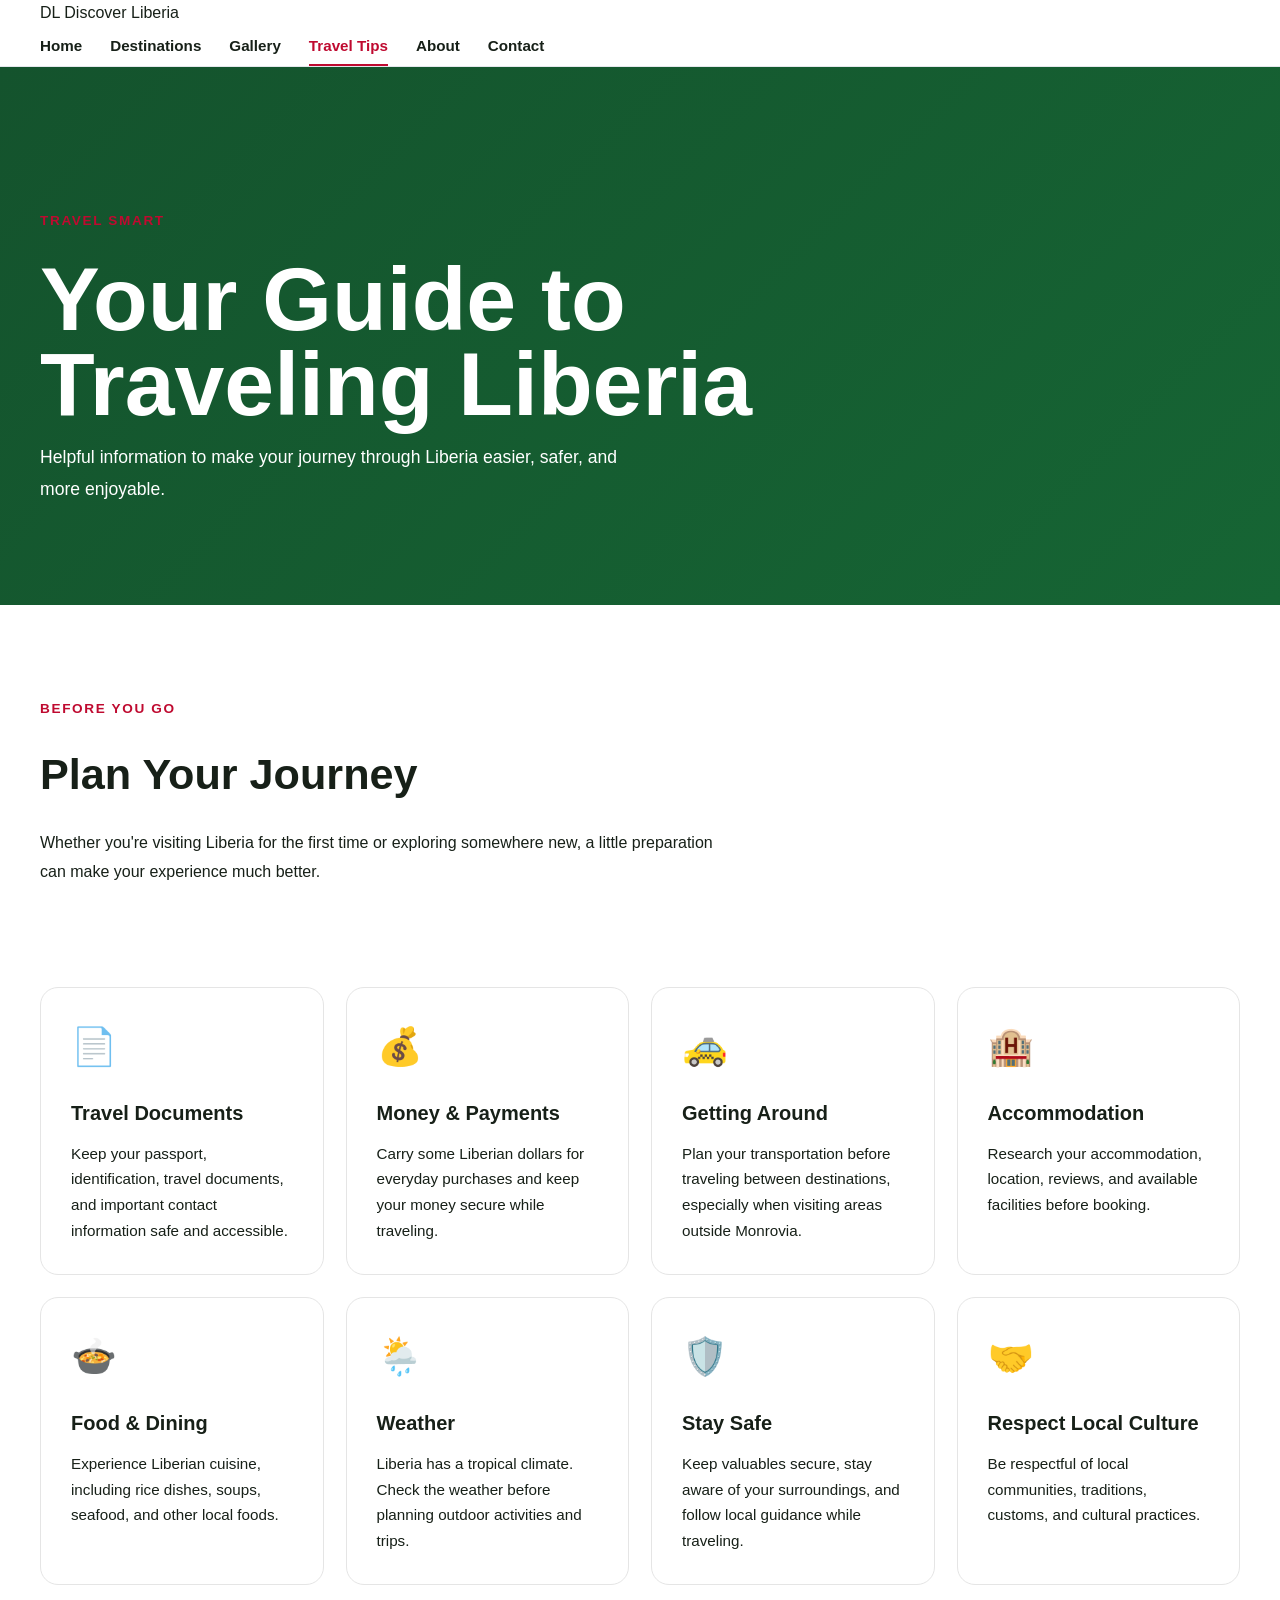
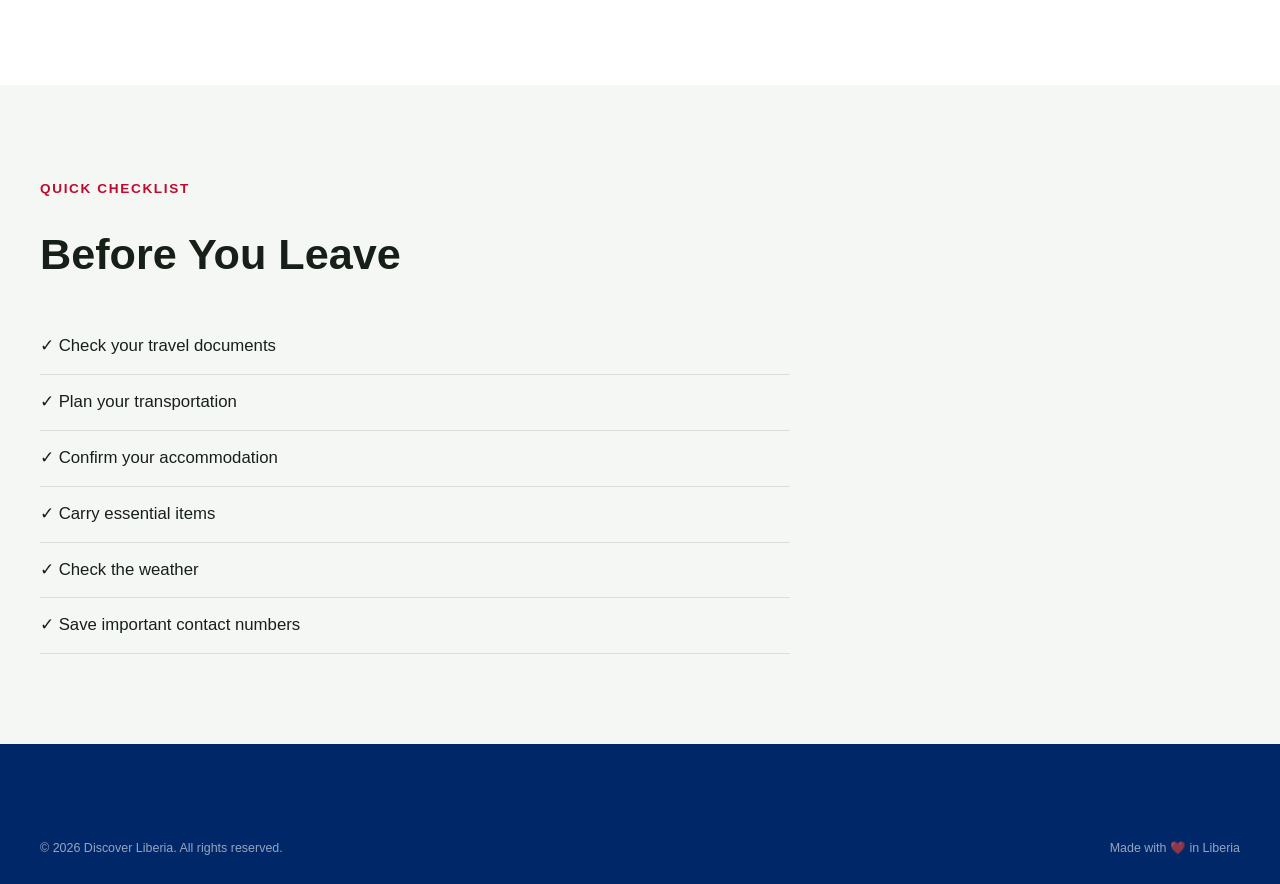
<file: pages/travel-tips.html>
<!DOCTYPE html>
<html lang="en">

<head>
    <meta charset="UTF-8">
    <meta name="viewport" content="width=device-width, initial-scale=1.0">

    <title>Travel Tips | Discover Liberia</title>

    <link rel="stylesheet" href="../css/style.css">
    <link rel="stylesheet" href="../css/responsive.css">
</head>

<body>

    <!-- ================= HEADER ================= -->

    <header class="site-header">

        <div class="container header-container">

            <a href="../index.html" class="logo">
                <span>DL</span>
                Discover Liberia
            </a>

            <nav class="main-nav">

                <a href="../index.html">Home</a>

                <a href="destinations.html">
                    Destinations
                </a>

                <a href="gallery.html">
                    Gallery
                </a>

                <a href="travel-tips.html" class="active">
                    Travel Tips
                </a>

                <a href="about.html">
                    About
                </a>

                <a href="contact.html">
                    Contact
                </a>

            </nav>

        </div>

    </header>


    <!-- ================= HERO ================= -->

    <main>

        <section class="travel-hero">

            <div class="container">

                <span class="section-label">
                    Travel Smart
                </span>

                <h1>
                    Your Guide to<br>
                    Traveling Liberia
                </h1>

                <p>
                    Helpful information to make your
                    journey through Liberia easier,
                    safer, and more enjoyable.
                </p>

            </div>

        </section>


        <!-- ================= INTRO ================= -->

        <section class="travel-intro">

            <div class="container">

                <span class="section-label">
                    Before You Go
                </span>

                <h2>
                    Plan Your Journey
                </h2>

                <p>
                    Whether you're visiting Liberia for
                    the first time or exploring somewhere
                    new, a little preparation can make
                    your experience much better.
                </p>

            </div>

        </section>


        <!-- ================= TRAVEL TIPS ================= -->

        <section class="travel-tips-section">

            <div class="container">

                <div class="travel-tips-grid">


                    <!-- DOCUMENTS -->

                    <article class="travel-tip-card">

                        <div class="tip-icon">
                            📄
                        </div>

                        <h3>
                            Travel Documents
                        </h3>

                        <p>
                            Keep your passport, identification,
                            travel documents, and important
                            contact information safe and
                            accessible.
                        </p>

                    </article>


                    <!-- MONEY -->

                    <article class="travel-tip-card">

                        <div class="tip-icon">
                            💰
                        </div>

                        <h3>
                            Money & Payments
                        </h3>

                        <p>
                            Carry some Liberian dollars for
                            everyday purchases and keep your
                            money secure while traveling.
                        </p>

                    </article>


                    <!-- TRANSPORT -->

                    <article class="travel-tip-card">

                        <div class="tip-icon">
                            🚕
                        </div>

                        <h3>
                            Getting Around
                        </h3>

                        <p>
                            Plan your transportation before
                            traveling between destinations,
                            especially when visiting areas
                            outside Monrovia.
                        </p>

                    </article>


                    <!-- ACCOMMODATION -->

                    <article class="travel-tip-card">

                        <div class="tip-icon">
                            🏨
                        </div>

                        <h3>
                            Accommodation
                        </h3>

                        <p>
                            Research your accommodation,
                            location, reviews, and available
                            facilities before booking.
                        </p>

                    </article>


                    <!-- FOOD -->

                    <article class="travel-tip-card">

                        <div class="tip-icon">
                            🍲
                        </div>

                        <h3>
                            Food & Dining
                        </h3>

                        <p>
                            Experience Liberian cuisine,
                            including rice dishes, soups,
                            seafood, and other local foods.
                        </p>

                    </article>


                    <!-- WEATHER -->

                    <article class="travel-tip-card">

                        <div class="tip-icon">
                            🌦️
                        </div>

                        <h3>
                            Weather
                        </h3>

                        <p>
                            Liberia has a tropical climate.
                            Check the weather before planning
                            outdoor activities and trips.
                        </p>

                    </article>


                    <!-- SAFETY -->

                    <article class="travel-tip-card">

                        <div class="tip-icon">
                            🛡️
                        </div>

                        <h3>
                            Stay Safe
                        </h3>

                        <p>
                            Keep valuables secure, stay aware
                            of your surroundings, and follow
                            local guidance while traveling.
                        </p>

                    </article>


                    <!-- RESPECT -->

                    <article class="travel-tip-card">

                        <div class="tip-icon">
                            🤝
                        </div>

                        <h3>
                            Respect Local Culture
                        </h3>

                        <p>
                            Be respectful of local communities,
                            traditions, customs, and cultural
                            practices.
                        </p>

                    </article>


                </div>

            </div>

        </section>


        <!-- ================= QUICK CHECKLIST ================= -->

        <section class="travel-checklist">

            <div class="container">

                <div class="checklist-content">

                    <span class="section-label">
                        Quick Checklist
                    </span>

                    <h2>
                        Before You Leave
                    </h2>

                    <ul>

                        <li>
                            ✓ Check your travel documents
                        </li>

                        <li>
                            ✓ Plan your transportation
                        </li>

                        <li>
                            ✓ Confirm your accommodation
                        </li>

                        <li>
                            ✓ Carry essential items
                        </li>

                        <li>
                            ✓ Check the weather
                        </li>

                        <li>
                            ✓ Save important contact numbers
                        </li>

                    </ul>

                </div>

            </div>

        </section>

    </main>


    <!-- ================= FOOTER ================= -->

    <footer class="site-footer">

        <div class="container">

            <div class="footer-bottom">

                <p>
                    © <span id="currentYear"></span>
                    Discover Liberia.
                    All rights reserved.
                </p>

                <p>
                    Made with ❤️ in Liberia
                </p>

            </div>

        </div>

    </footer>


    <script>

        document.getElementById("currentYear").textContent =
            new Date().getFullYear();

    </script>

</body>

</html>
</file>
<file: css/style.css>
/* =========================================
   DISCOVER LIBERIA
   Global Styles
   ========================================= */

/* ---------- RESET ---------- */

* {
    margin: 0;
    padding: 0;
    box-sizing: border-box;
}

html {
    scroll-behavior: smooth;
}

body {
    font-family: Arial, Helvetica, sans-serif;
    background: #ffffff;
    color: #172018;
    line-height: 1.6;
}

img {
    max-width: 100%;
    display: block;
}

a {
    color: inherit;
    text-decoration: none;
}

button,
input,
textarea,
select {
    font: inherit;
}


/* ---------- DESIGN VARIABLES ---------- */

:root {
    --liberia-red: #BF0A30;
    --liberia-blue: #002868;
    --liberia-white: #FFFFFF;

    --dark: #172018;
    --gray: #667085;
    --light-gray: #F5F7F6;
    --border: #E4E7EC;

    --container: 1200px;

    --radius-small: 8px;
    --radius-medium: 14px;
    --radius-large: 24px;

    --shadow-small:
        0 4px 15px rgba(0, 0, 0, 0.08);

    --shadow-medium:
        0 12px 35px rgba(0, 0, 0, 0.12);
}


/* ---------- CONTAINER ---------- */

.container {
    width: min(100% - 40px, var(--container));
    margin-inline: auto;
}


/* ---------- SECTION ---------- */

section {
    padding: 90px 0;
}


/* ---------- BUTTONS ---------- */

.btn {
    display: inline-flex;
    align-items: center;
    justify-content: center;

    min-height: 48px;
    padding: 0 24px;

    border: none;
    border-radius: var(--radius-small);

    font-weight: 700;
    cursor: pointer;

    transition:
        transform 0.2s ease,
        box-shadow 0.2s ease,
        background 0.2s ease;
}

.btn:hover {
    transform: translateY(-2px);
    box-shadow: var(--shadow-small);
}

.btn-primary {
    background: var(--liberia-red);
    color: var(--liberia-white);
}

.btn-secondary {
    background: var(--liberia-blue);
    color: var(--liberia-white);
}

.btn-outline {
    background: transparent;
    color: var(--liberia-blue);
    border: 2px solid var(--liberia-blue);
}


/* ---------- TYPOGRAPHY ---------- */

.section-label {
    display: inline-block;

    margin-bottom: 10px;

    color: var(--liberia-red);

    font-size: 0.85rem;
    font-weight: 800;
    letter-spacing: 0.12em;
    text-transform: uppercase;
}

.section-title {
    max-width: 700px;

    margin-bottom: 18px;

    color: var(--dark);

    font-size: clamp(2rem, 4vw, 3.5rem);
    line-height: 1.1;
}

.section-description {
    max-width: 650px;

    color: var(--gray);
    font-size: 1.05rem;
}


/* ---------- ACCESSIBILITY ---------- */

:focus-visible {
    outline: 3px solid var(--liberia-red);
    outline-offset: 3px;
}


/* ---------- SELECTION ---------- */

::selection {
    background: var(--liberia-red);
    color: var(--liberia-white);
}


/* ---------- UTILITIES ---------- */

.hidden {
    display: none !important;
}

.text-center {
    text-align: center;
}
/* =========================================
   NAVIGATION
   ========================================= */

.site-header {
    position: sticky;
    top: 0;
    z-index: 1000;

    background: rgba(255, 255, 255, 0.96);
    border-bottom: 1px solid var(--border);

    backdrop-filter: blur(12px);
}

.nav-container {
    min-height: 78px;

    display: flex;
    align-items: center;
    justify-content: space-between;

    gap: 30px;
}


/* ---------- BRAND ---------- */

.brand {
    display: inline-flex;
    align-items: center;
    gap: 10px;

    flex-shrink: 0;
}

.brand-mark {
    width: 42px;
    height: 42px;

    display: grid;
    place-items: center;

    border-radius: 10px;

    background: var(--liberia-blue);
    color: var(--liberia-white);

    font-size: 0.9rem;
    font-weight: 800;
}

.brand-text {
    color: var(--dark);

    font-size: 1.15rem;
    font-weight: 800;
}


/* ---------- NAV LINKS ---------- */

.main-nav {
    display: flex;
    align-items: center;
    gap: 28px;
}

.main-nav a {
    position: relative;

    padding: 8px 0;

    color: var(--dark);

    font-size: 0.95rem;
    font-weight: 600;

    transition: color 0.2s ease;
}

.main-nav a:hover,
.main-nav a.active {
    color: var(--liberia-red);
}

.main-nav a.active::after {
    content: "";

    position: absolute;
    left: 0;
    bottom: 0;

    width: 100%;
    height: 2px;

    background: var(--liberia-red);
}


/* ---------- MOBILE MENU BUTTON ---------- */

.menu-toggle {
    display: none;

    width: 44px;
    height: 44px;

    border: 1px solid var(--border);
    border-radius: var(--radius-small);

    background: var(--liberia-white);
    color: var(--dark);

    font-size: 1.3rem;
    cursor: pointer;
}
/* =========================================
   HERO SECTION
   ========================================= */

/* =========================================
   HERO SECTION
   ========================================= */

.hero {
    position: relative;

    min-height: calc(100vh - 78px);

    display: flex;
    align-items: center;

    overflow: hidden;

    background:
        url("../Assets/image/hero-liberia.jpg")
        center center / cover no-repeat;

    color: var(--liberia-white);
}


/* ---------- HERO OVERLAY ---------- */

.hero-overlay {
    position: absolute;
    inset: 0;

    background:
        linear-gradient(
            90deg,
            rgba(0, 40, 104, 0.78) 0%,
            rgba(0, 40, 104, 0.48) 42%,
            rgba(0, 0, 0, 0.12) 100%
        );

    pointer-events: none;
}

.hero-content {
    position: relative;
    z-index: 2;

    max-width: 800px;

    padding-top: 60px;
    padding-bottom: 80px;
}

.hero-label {
    display: inline-block;

    margin-bottom: 18px;

    color: #ffffff;

    font-size: 0.9rem;
    font-weight: 800;

    letter-spacing: 0.16em;
    text-transform: uppercase;
}

.hero h1 {
    max-width: 800px;

    margin-bottom: 24px;

    font-size: clamp(3rem, 7vw, 6.5rem);
    line-height: 0.98;
    letter-spacing: -0.04em;
}

.hero h1 span {
    display: block;

    color: #ffffff;
}

.hero p {
    max-width: 650px;

    margin-bottom: 34px;

    color: rgba(255, 255, 255, 0.9);

    font-size: clamp(1rem, 2vw, 1.2rem);
    line-height: 1.7;
}

.hero-actions {
    display: flex;
    align-items: center;
    gap: 14px;
    flex-wrap: wrap;
}

.hero-actions .btn {
    min-width: 190px;
}

.hero-outline {
    color: #ffffff;

    border: 2px solid rgba(255, 255, 255, 0.8);

    background: rgba(255, 255, 255, 0.08);
}

.hero-outline:hover {
    background: rgba(255, 255, 255, 0.18);
}

.hero-scroll {
    position: absolute;

    z-index: 2;

    right: 35px;
    bottom: 30px;

    display: flex;
    align-items: center;
    gap: 10px;

    color: rgba(255, 255, 255, 0.8);

    font-size: 0.8rem;
    letter-spacing: 0.08em;
    text-transform: uppercase;

    writing-mode: vertical-rl;
}

.hero-scroll span {
    width: 1px;
    height: 45px;

    background: rgba(255, 255, 255, 0.7);
}
/* =========================================
   FEATURED DESTINATIONS
   ========================================= */

.featured-destinations {
    background: #ffffff;
}

.section-heading {
    display: flex;
    align-items: flex-end;
    justify-content: space-between;
    gap: 30px;

    margin-bottom: 45px;
}

.section-heading .section-title {
    margin-bottom: 0;
}

.text-link {
    flex-shrink: 0;

    color: var(--liberia-blue);

    font-weight: 800;

    transition:
        color 0.2s ease,
        transform 0.2s ease;
}

.text-link:hover {
    color: var(--liberia-red);
    transform: translateX(3px);
}


/* ---------- DESTINATION GRID ---------- */

.destination-grid {
    display: grid;

    grid-template-columns:
        repeat(3, minmax(0, 1fr));

    gap: 24px;
}


/* ---------- CARD ---------- */

.destination-card {
    overflow: hidden;

    background: #ffffff;

    border: 1px solid var(--border);
    border-radius: var(--radius-large);

    box-shadow: var(--shadow-small);

    transition:
        transform 0.3s ease,
        box-shadow 0.3s ease;
}

.destination-card:hover {
    transform: translateY(-7px);

    box-shadow: var(--shadow-medium);
}


/* ---------- IMAGE ---------- */

.destination-image {
    position: relative;

    height: 280px;

    overflow: hidden;

    background: var(--light-gray);
}

.destination-image img {
    width: 100%;
    height: 100%;

    object-fit: cover;

    transition: transform 0.5s ease;
}

.destination-card:hover .destination-image img {
    transform: scale(1.05);
}


/* ---------- TAG ---------- */

.destination-tag {
    position: absolute;

    top: 18px;
    left: 18px;

    padding: 6px 12px;

    border-radius: 999px;

    background: rgba(255, 255, 255, 0.94);

    color: var(--liberia-blue);

    font-size: 0.78rem;
    font-weight: 800;

    box-shadow: var(--shadow-small);
}


/* ---------- CONTENT ---------- */

.destination-content {
    padding: 25px;
}

.destination-location {
    display: block;

    margin-bottom: 7px;

    color: var(--liberia-red);

    font-size: 0.78rem;
    font-weight: 800;

    letter-spacing: 0.08em;
    text-transform: uppercase;
}

.destination-content h3 {
    margin-bottom: 10px;

    color: var(--dark);

    font-size: 1.6rem;
    line-height: 1.2;
}

.destination-content p {
    margin-bottom: 20px;

    color: var(--gray);

    font-size: 0.95rem;
    line-height: 1.7;
}

.destination-link {
    color: var(--liberia-blue);

    font-size: 0.9rem;
    font-weight: 800;
}

.destination-link:hover {
    color: var(--liberia-red);
}
/* =========================================
   DISCOVER LIBERIA
   ========================================= */

.discover-section {
    background: var(--light-gray);
}

.discover-grid {
    display: grid;

    grid-template-columns:
        minmax(0, 0.9fr)
        minmax(0, 1.1fr);

    align-items: center;

    gap: 80px;
}


/* ---------- VISUAL ---------- */

.discover-visual {
    position: relative;

    padding: 20px;
}

.discover-image-main {
    position: relative;

    height: 600px;

    overflow: hidden;

    border-radius: var(--radius-large);

    box-shadow: var(--shadow-medium);
}

.discover-image-main img {
    width: 100%;
    height: 100%;

    object-fit: cover;
}


/* ---------- YEAR BADGE ---------- */

.discover-badge {
    position: absolute;

    right: -5px;
    bottom: 55px;

    display: flex;
    flex-direction: column;

    min-width: 145px;

    padding: 20px;

    border-radius: var(--radius-medium);

    background: var(--liberia-red);
    color: var(--liberia-white);

    box-shadow: var(--shadow-medium);
}

.discover-badge strong {
    font-size: 2rem;
    line-height: 1;
}

.discover-badge span {
    margin-top: 7px;

    font-size: 0.78rem;
    font-weight: 600;

    opacity: 0.9;
}


/* ---------- CONTENT ---------- */

.discover-content {
    max-width: 650px;
}

.discover-content .section-title {
    margin-bottom: 22px;
}

.discover-content > p {
    color: var(--gray);

    margin-bottom: 18px;
}

.discover-intro {
    font-size: 1.15rem;
    line-height: 1.7;
}


/* ---------- FEATURES ---------- */

.discover-features {
    display: grid;

    grid-template-columns: repeat(2, 1fr);

    gap: 24px;

    margin: 35px 0;
}

.discover-feature {
    display: flex;
    align-items: flex-start;

    gap: 14px;
}

.feature-icon {
    flex-shrink: 0;

    width: 42px;
    height: 42px;

    display: grid;
    place-items: center;

    border-radius: 10px;

    background: var(--liberia-white);

    box-shadow: var(--shadow-small);

    font-size: 1.2rem;
}

.discover-feature h3 {
    margin-bottom: 4px;

    color: var(--dark);

    font-size: 1rem;
}

.discover-feature p {
    color: var(--gray);

    font-size: 0.88rem;
    line-height: 1.5;
}
/* =========================================
   TRAVEL EXPERIENCES
   ========================================= */

.experiences-section {
    background: #ffffff;
}

.experiences-heading {
    align-items: flex-start;
}

.experience-grid {
    display: grid;

    grid-template-columns: repeat(2, 1fr);

    grid-template-rows: repeat(2, 330px);

    gap: 20px;
}


/* ---------- EXPERIENCE CARD ---------- */

.experience-card {
    position: relative;

    overflow: hidden;

    min-height: 330px;

    border-radius: var(--radius-large);

    background: var(--dark);

    color: #ffffff;
}

.experience-card img {
    position: absolute;
    inset: 0;

    width: 100%;
    height: 100%;

    object-fit: cover;

    transition: transform 0.6s ease;
}

.experience-card:hover img {
    transform: scale(1.06);
}


/* ---------- OVERLAY ---------- */

.experience-overlay {
    position: absolute;
    inset: 0;

    background:
        linear-gradient(
            180deg,
            rgba(0, 0, 0, 0.05) 20%,
            rgba(0, 0, 0, 0.82) 100%
        );
}


/* ---------- CONTENT ---------- */

.experience-content {
    position: absolute;

    left: 30px;
    right: 30px;
    bottom: 30px;

    z-index: 2;
}

.experience-content > span {
    display: block;

    margin-bottom: 8px;

    color: rgba(255, 255, 255, 0.7);

    font-size: 0.8rem;
    font-weight: 800;
    letter-spacing: 0.12em;
}

.experience-content h3 {
    margin-bottom: 8px;

    font-size: 1.7rem;
    line-height: 1.2;
}

.experience-content p {
    max-width: 500px;

    margin-bottom: 14px;

    color: rgba(255, 255, 255, 0.85);

    font-size: 0.9rem;
    line-height: 1.6;
}

.experience-content a {
    color: #ffffff;

    font-size: 0.88rem;
    font-weight: 800;
}

.experience-content a:hover {
    text-decoration: underline;
}


/* ---------- LARGE CARD ---------- */

.experience-large {
    grid-column: span 2;
}
/* =========================================
   FOOTER
   ========================================= */

.site-footer {
    background: var(--liberia-blue);
    color: var(--liberia-white);

    padding: 70px 0 25px;
}


/* ---------- FOOTER MAIN ---------- */

.footer-main {
    display: grid;

    grid-template-columns:
        2fr
        1fr
        1fr
        1.2fr;

    gap: 50px;

    padding-bottom: 55px;

    border-bottom:
        1px solid rgba(255, 255, 255, 0.18);
}


/* ---------- FOOTER BRAND ---------- */

.footer-brand {
    max-width: 380px;
}

.footer-logo {
    margin-bottom: 20px;
}

.footer-logo .brand-mark {
    background: var(--liberia-red);
}

.footer-logo .brand-text {
    color: #ffffff;
}

.footer-brand > p {
    color: rgba(255, 255, 255, 0.72);

    font-size: 0.95rem;
    line-height: 1.7;
}


/* ---------- FOOTER COLUMNS ---------- */

.footer-column {
    display: flex;
    flex-direction: column;

    align-items: flex-start;

    gap: 12px;
}

.footer-column h3 {
    margin-bottom: 8px;

    color: #ffffff;

    font-size: 1rem;
}

.footer-column a {
    color: rgba(255, 255, 255, 0.72);

    font-size: 0.9rem;

    transition:
        color 0.2s ease,
        transform 0.2s ease;
}

.footer-column a:hover {
    color: #ffffff;

    transform: translateX(3px);
}


/* ---------- CONTACT ---------- */

.footer-contact {
    color: rgba(255, 255, 255, 0.72);

    font-size: 0.9rem;
    line-height: 1.6;
}

.footer-contact-link {
    color: #ffffff !important;

    font-weight: 800;
}


/* ---------- FOOTER BOTTOM ---------- */

.footer-bottom {
    display: flex;
    align-items: center;
    justify-content: space-between;

    gap: 20px;

    padding-top: 25px;
}

.footer-bottom p {
    color: rgba(255, 255, 255, 0.58);

    font-size: 0.78rem;
}
/* =========================================
   DESTINATIONS PAGE
   ========================================= */

.page-hero {
    min-height: 430px;

    display: flex;
    align-items: center;

    background:
        linear-gradient(
            90deg,
            rgba(0, 40, 104, 0.94),
            rgba(0, 40, 104, 0.68)
        );

    color: #ffffff;
}

.page-hero .section-label {
    color: #ffffff;
}

.page-hero h1 {
    max-width: 850px;

    margin-bottom: 22px;

    color: #ffffff;

    font-size: clamp(3rem, 7vw, 6rem);
    line-height: 0.98;
    letter-spacing: -0.04em;
}

.page-hero h1 span {
    display: block;
}

.page-hero p {
    max-width: 650px;

    color: rgba(255, 255, 255, 0.85);

    font-size: 1.1rem;
}


/* ---------- FILTERS ---------- */

.all-destinations {
    background: #ffffff;
}

.destination-filter {
    display: flex;
    align-items: center;
    gap: 10px;

    margin-bottom: 40px;

    overflow-x: auto;

    padding-bottom: 5px;
}

.filter-btn {
    flex-shrink: 0;

    padding: 10px 20px;

    border: 1px solid var(--border);
    border-radius: 999px;

    background: #ffffff;
    color: var(--dark);

    font-weight: 700;

    cursor: pointer;

    transition:
        background 0.2s ease,
        color 0.2s ease,
        border-color 0.2s ease;
}

.filter-btn:hover,
.filter-btn.active {
    background: var(--liberia-blue);
    border-color: var(--liberia-blue);
    color: #ffffff;
}


/* ---------- DESTINATION GRID ---------- */

.destination-page-grid {
    grid-template-columns:
        repeat(3, minmax(0, 1fr));
}

.destination-page-grid .destination-card.is-hidden {
    display: none;
}
/* =========================================
   DESTINATION DETAILS
   ========================================= */

.destination-detail-hero {
    position: relative;

    min-height: 560px;

    display: flex;
    align-items: flex-end;

    overflow: hidden;

    color: #ffffff;
}

.destination-detail-hero > img {
    position: absolute;
    inset: 0;

    width: 100%;
    height: 100%;

    object-fit: cover;
}

.destination-detail-overlay {
    position: absolute;
    inset: 0;

    background:
        linear-gradient(
            180deg,
            rgba(0, 0, 0, 0.08),
            rgba(0, 0, 0, 0.82)
        );
}

.destination-detail-hero-content {
    position: relative;
    z-index: 2;

    width: 100%;

    padding-top: 80px;
    padding-bottom: 70px;
}

.back-link {
    display: inline-block;

    margin-bottom: 28px;

    color: rgba(255, 255, 255, 0.85);

    font-size: 0.9rem;
    font-weight: 700;
}

.back-link:hover {
    color: #ffffff;
}

.destination-detail-category {
    display: block;

    margin-bottom: 10px;

    color: rgba(255, 255, 255, 0.75);

    font-size: 0.8rem;
    font-weight: 800;

    letter-spacing: 0.12em;
    text-transform: uppercase;
}

.destination-detail-hero h1 {
    margin-bottom: 10px;

    color: #ffffff;

    font-size: clamp(3rem, 8vw, 6.5rem);
    line-height: 0.95;
}

.destination-detail-hero p {
    color: rgba(255, 255, 255, 0.85);

    font-size: 1.05rem;
}


/* ---------- MAIN CONTENT ---------- */

.destination-detail-section {
    background: #ffffff;
}

.destination-detail-grid {
    display: grid;

    grid-template-columns:
        minmax(0, 1.5fr)
        minmax(280px, 0.7fr);

    align-items: start;

    gap: 80px;
}

.destination-detail-main {
    max-width: 760px;
}

.destination-detail-main h2 {
    margin-bottom: 20px;

    font-size: clamp(2rem, 4vw, 3.5rem);
}

.destination-detail-main > p {
    margin-bottom: 30px;

    color: var(--gray);

    font-size: 1.05rem;
    line-height: 1.8;
}

.destination-detail-main h3 {
    margin-top: 35px;
    margin-bottom: 12px;

    color: var(--dark);

    font-size: 1.35rem;
}


/* ---------- HIGHLIGHTS ---------- */

.destination-highlights {
    display: grid;

    grid-template-columns: repeat(2, 1fr);

    gap: 12px;

    margin-top: 15px;

    padding: 0;

    list-style: none;
}

.destination-highlights li {
    padding: 15px 18px;

    border: 1px solid var(--border);
    border-radius: var(--radius-small);

    background: var(--light-gray);

    color: var(--dark);

    font-weight: 600;
}


/* ---------- INFO CARD ---------- */

.destination-info-card {
    position: sticky;
    top: 110px;

    padding: 30px;

    border: 1px solid var(--border);
    border-radius: var(--radius-large);

    background: #ffffff;

    box-shadow: var(--shadow-small);
}

.destination-info-card h3 {
    margin-bottom: 25px;

    font-size: 1.3rem;
}

.info-item {
    display: flex;
    flex-direction: column;

    gap: 5px;

    padding: 16px 0;

    border-bottom:
        1px solid var(--border);
}

.info-item span {
    color: var(--gray);

    font-size: 0.8rem;
}

.info-item strong {
    color: var(--dark);

    font-size: 0.95rem;
}

.info-button {
    width: 100%;

    margin-top: 25px;

    text-align: center;
}


/* ---------- MORE ---------- */

.destination-more {
    background: var(--light-gray);
}
/* =========================================
   GALLERY
========================================= */

.gallery-hero {
    padding: 140px 0 100px;
    background: linear-gradient(
        135deg,
        #1d4ed8,
        #312e81
    );
    color: #fff;
}

.gallery-hero h1 {
    margin: 15px 0;
    font-size: clamp(3rem, 7vw, 6rem);
    line-height: 0.95;
}

.gallery-hero p {
    max-width: 600px;
    font-size: 1.1rem;
    line-height: 1.8;
}

.gallery-section {
    padding: 90px 0;
}

.gallery-header {
    display: flex;
    justify-content: space-between;
    align-items: end;
    gap: 40px;
    margin-bottom: 40px;
}

.gallery-header h2 {
    margin-top: 10px;
    font-size: 2.5rem;
}

.gallery-header p {
    max-width: 450px;
    line-height: 1.7;
}

.gallery-filters {
    display: flex;
    flex-wrap: wrap;
    gap: 12px;
    margin-bottom: 40px;
}

.gallery-filter {
    border: 1px solid #ddd;
    background: #fff;
    padding: 12px 22px;
    border-radius: 50px;
    cursor: pointer;
    font-size: 0.95rem;
    transition: 0.3s ease;
}

.gallery-filter:hover,
.gallery-filter.active {
    background: #1d4ed8;
    color: #fff;
    border-color: #1d4ed8;
}

.gallery-grid {
    display: grid;
    grid-template-columns: repeat(3, 1fr);
    gap: 22px;
}

.gallery-item {
    position: relative;
    height: 320px;
    overflow: hidden;
    border-radius: 18px;
    cursor: pointer;
    background: #eee;
}

.gallery-item img {
    width: 100%;
    height: 100%;
    object-fit: cover;
    display: block;
    transition: transform 0.5s ease;
}

.gallery-item:hover img {
    transform: scale(1.08);
}

.gallery-overlay {
    position: absolute;
    left: 0;
    right: 0;
    bottom: 0;
    padding: 30px 22px 22px;
    color: #fff;
    background: linear-gradient(
        transparent,
        rgba(0, 0, 0, 0.85)
    );
}

.gallery-overlay span {
    font-size: 0.8rem;
    text-transform: uppercase;
    letter-spacing: 1px;
}

.gallery-overlay h3 {
    margin-top: 7px;
    font-size: 1.35rem;
}


/* =========================================
   LIGHTBOX
========================================= */

.gallery-lightbox {
    position: fixed;
    inset: 0;
    z-index: 9999;

    display: none;
    align-items: center;
    justify-content: center;

    padding: 30px;

    background: rgba(0, 0, 0, 0.92);
}

.gallery-lightbox.show {
    display: flex;
    flex-direction: column;
}

.gallery-lightbox img {
    max-width: 90%;
    max-height: 80vh;
    object-fit: contain;
    border-radius: 10px;
}

.gallery-lightbox p {
    color: #fff;
    margin-top: 15px;
    font-size: 1.1rem;
}

.lightbox-close {
    position: absolute;
    top: 25px;
    right: 30px;

    width: 45px;
    height: 45px;

    border: none;
    border-radius: 50%;

    background: #fff;
    color: #111;

    font-size: 30px;
    cursor: pointer;
}
/* =========================================
   LIGHTBOX NAVIGATION
========================================= */

.lightbox-prev,
.lightbox-next {
    position: absolute;

    top: 50%;
    transform: translateY(-50%);

    width: 50px;
    height: 50px;

    border: none;
    border-radius: 50%;

    background: rgba(255, 255, 255, 0.9);
    color: #111;

    font-size: 28px;

    cursor: pointer;

    z-index: 2;

    transition: 0.3s ease;
}

.lightbox-prev:hover,
.lightbox-next:hover {
    transform: translateY(-50%) scale(1.08);
}

.lightbox-prev {
    left: 25px;
}

.lightbox-next {
    right: 25px;
}


@media (max-width: 600px) {

    .lightbox-prev,
    .lightbox-next {
        width: 42px;
        height: 42px;
        font-size: 22px;
    }

    .lightbox-prev {
        left: 10px;
    }

    .lightbox-next {
        right: 10px;
    }

}
/* =========================================
   TRAVEL TIPS
========================================= */

.travel-hero {
    padding: 140px 0 100px;
    background: linear-gradient(
        135deg,
        #14532d,
        #166534
    );
    color: #fff;
}

.travel-hero h1 {
    margin: 15px 0;
    font-size: clamp(3rem, 7vw, 6rem);
    line-height: 0.95;
}

.travel-hero p {
    max-width: 620px;
    font-size: 1.1rem;
    line-height: 1.8;
}

.travel-intro {
    padding: 90px 0 50px;
}

.travel-intro h2 {
    margin: 10px 0 20px;
    font-size: 2.7rem;
}

.travel-intro p {
    max-width: 700px;
    line-height: 1.8;
}

.travel-tips-section {
    padding: 50px 0 100px;
}

.travel-tips-grid {
    display: grid;
    grid-template-columns: repeat(4, 1fr);
    gap: 22px;
}

.travel-tip-card {
    padding: 30px;
    border: 1px solid #e5e5e5;
    border-radius: 18px;
    background: #fff;
    transition: transform 0.3s ease,
                box-shadow 0.3s ease;
}

.travel-tip-card:hover {
    transform: translateY(-7px);
    box-shadow: 0 15px 35px rgba(0, 0, 0, 0.08);
}

.tip-icon {
    font-size: 2.3rem;
    margin-bottom: 20px;
}

.travel-tip-card h3 {
    margin-bottom: 12px;
    font-size: 1.25rem;
}

.travel-tip-card p {
    line-height: 1.7;
    font-size: 0.95rem;
}

.travel-checklist {
    padding: 90px 0;
    background: #f5f7f5;
}

.checklist-content {
    max-width: 750px;
}

.checklist-content h2 {
    margin: 10px 0 30px;
    font-size: 2.7rem;
}

.checklist-content ul {
    list-style: none;
    padding: 0;
    margin: 0;
}

.checklist-content li {
    padding: 14px 0;
    border-bottom: 1px solid #ddd;
    font-size: 1.05rem;
}
/* =========================================
   ABOUT PAGE
========================================= */

.about-hero {
    padding: 140px 0 100px;
    background: linear-gradient(
        135deg,
        #14532d,
        #166534
    );
    color: #fff;
}

.about-hero h1 {
    margin: 15px 0 25px;
    font-size: clamp(3rem, 7vw, 6rem);
    line-height: 0.95;
}

.about-hero p {
    max-width: 650px;
    font-size: 1.1rem;
    line-height: 1.8;
}


/* INTRO */

.about-intro {
    padding: 100px 0;
}

.about-intro-grid {
    display: grid;
    grid-template-columns: 1fr 1.5fr;
    gap: 80px;
}

.about-intro h2 {
    margin-top: 12px;
    font-size: 3rem;
}

.about-intro p {
    line-height: 1.8;
    margin-bottom: 20px;
}


/* TWO COLUMN SECTIONS */

.about-history,
.about-nature {
    padding: 100px 0;
    background: #f5f7f5;
}

.about-nature {
    background: #fff;
}

.about-two-column {
    display: grid;
    grid-template-columns: 1fr 1.5fr;
    gap: 80px;
}

.about-section-heading h2 {
    margin-top: 12px;
    font-size: 3rem;
}

.about-section-content p {
    line-height: 1.8;
    margin-bottom: 20px;
}


/* CULTURE */

.about-culture {
    padding: 100px 0;
}

.section-heading {
    max-width: 700px;
    margin-bottom: 50px;
}

.section-heading h2 {
    margin: 12px 0 18px;
    font-size: 3rem;
}

.section-heading p {
    line-height: 1.8;
}

.culture-grid {
    display: grid;
    grid-template-columns: repeat(3, 1fr);
    gap: 25px;
}

.culture-card {
    padding: 35px;
    border: 1px solid #e5e5e5;
    border-radius: 20px;
    background: #fff;
    transition: 0.3s ease;
}

.culture-card:hover {
    transform: translateY(-7px);
    box-shadow: 0 15px 35px rgba(0, 0, 0, 0.08);
}

.culture-icon {
    font-size: 2.5rem;
    margin-bottom: 20px;
}

.culture-card h3 {
    margin-bottom: 12px;
}

.culture-card p {
    line-height: 1.7;
}


/* WHY VISIT */

.about-why {
    padding: 100px 0;
    background: #f5f7f5;
}

.why-grid {
    display: grid;
    grid-template-columns: repeat(4, 1fr);
    gap: 25px;
}

.why-item {
    padding: 25px;
    border-top: 3px solid #166534;
}

.why-item strong {
    font-size: 2rem;
    opacity: 0.35;
}

.why-item h3 {
    margin: 15px 0 10px;
}

.why-item p {
    line-height: 1.7;
}


/* CLOSING */

.about-closing {
    padding: 120px 0;
    background: #14532d;
    color: #fff;
    text-align: center;
}

.about-closing h2 {
    max-width: 800px;
    margin: 15px auto 20px;
    font-size: clamp(2.5rem, 5vw, 4.5rem);
}

.about-closing p {
    max-width: 650px;
    margin: 0 auto 30px;
    line-height: 1.8;
}

.about-closing .btn-primary {
    display: inline-block;
    padding: 14px 25px;
    border-radius: 8px;
    background: #fff;
    color: #14532d;
    text-decoration: none;
    font-weight: 700;
    transition: 0.3s ease;
}

.about-closing .btn-primary:hover {
    transform: translateY(-3px);
}
/* =========================================
   CONTACT PAGE
========================================= */

.contact-hero {
    padding: 140px 0 100px;
    background: linear-gradient(
        135deg,
        #14532d,
        #166534
    );
    color: #fff;
}

.contact-hero h1 {
    margin: 15px 0 25px;
    font-size: clamp(3rem, 7vw, 6rem);
    line-height: 0.95;
}

.contact-hero p {
    max-width: 650px;
    font-size: 1.1rem;
    line-height: 1.8;
}


/* CONTACT SECTION */

.contact-section {
    padding: 100px 0;
}

.contact-grid {
    display: grid;
    grid-template-columns: 1fr 1.1fr;
    gap: 80px;
    align-items: start;
}

.contact-info h2 {
    margin: 12px 0 20px;
    font-size: 3rem;
}

.contact-info > p {
    max-width: 600px;
    line-height: 1.8;
}


.contact-details {
    margin-top: 45px;
}

.contact-detail {
    display: flex;
    gap: 18px;
    margin-bottom: 30px;
}

.contact-icon {
    width: 50px;
    height: 50px;

    display: flex;
    align-items: center;
    justify-content: center;

    border-radius: 50%;

    background: #f0f5f1;

    font-size: 1.4rem;
    flex-shrink: 0;
}

.contact-detail h3 {
    margin: 0 0 5px;
}

.contact-detail p {
    margin: 0;
    line-height: 1.6;
}


/* FORM */

.contact-form-wrapper {
    padding: 35px;

    border: 1px solid #e5e5e5;
    border-radius: 20px;

    background: #fff;

    box-shadow:
        0 15px 40px rgba(0, 0, 0, 0.06);
}

.contact-form {
    display: flex;
    flex-direction: column;
    gap: 22px;
}

.form-group {
    display: flex;
    flex-direction: column;
    gap: 8px;
}

.form-group label {
    font-weight: 600;
}

.form-group input,
.form-group textarea {
    width: 100%;
    box-sizing: border-box;

    padding: 14px 15px;

    border: 1px solid #d8d8d8;
    border-radius: 9px;

    background: #fff;

    font: inherit;

    outline: none;

    transition:
        border-color 0.2s ease,
        box-shadow 0.2s ease;
}

.form-group input:focus,
.form-group textarea:focus {
    border-color: #166534;

    box-shadow:
        0 0 0 3px rgba(22, 101, 52, 0.1);
}

.form-group textarea {
    resize: vertical;
}

.input-error {
    border-color: #c62828 !important;
}

.form-error {
    min-height: 18px;
    color: #c62828;
    font-size: 0.85rem;
}

.contact-submit {
    border: none;
    cursor: pointer;
}

.form-success {
    min-height: 24px;
    color: #166534;
    font-weight: 600;
    line-height: 1.5;
}


/* CTA */

.contact-cta {
    padding: 110px 0;
    background: #f5f7f5;
    text-align: center;
}

.contact-cta h2 {
    max-width: 800px;

    margin: 15px auto 20px;

    font-size: clamp(
        2.5rem,
        5vw,
        4.5rem
    );
}

.contact-cta p {
    max-width: 600px;

    margin: 0 auto 30px;

    line-height: 1.8;
}

.contact-cta .btn-primary {
    display: inline-block;

    padding: 14px 25px;

    border-radius: 8px;

    background: #14532d;
    color: #fff;

    text-decoration: none;

    font-weight: 700;
}
/* =========================================
   DESTINATION MAP
========================================= */

.destination-map-card {
    margin-top: 2rem;
    padding: 2rem;
    background: #ffffff;
    border-radius: 18px;
    box-shadow: 0 10px 30px rgba(0, 0, 0, 0.08);
}

.map-header {
    margin-bottom: 1.5rem;
}

.map-header h3 {
    margin: 0.4rem 0;
    font-size: 1.5rem;
}

.map-header p {
    margin: 0;
    color: #666;
}

.map-container {
    width: 100%;
    height: 400px;
    overflow: hidden;
    border-radius: 14px;
}

.map-container iframe {
    width: 100%;
    height: 100%;
    border: 0;
    display: block;
}
</file>
<file: css/responsive.css>
/* =========================================
   DISCOVER LIBERIA
   Responsive Styles
   ========================================= */

@media (max-width: 768px) {

    .container {
        width: min(100% - 28px, 1200px);
    }

    section {
        padding: 65px 0;
    }

    .section-title {
        font-size: 2.2rem;
    }

    .btn {
        width: 100%;
    }
}


@media (max-width: 480px) {

    section {
        padding: 50px 0;
    }

    .section-title {
        font-size: 1.9rem;
    }

    .section-description {
        font-size: 0.95rem;
    }
}
/* =========================================
   MOBILE NAVIGATION
   ========================================= */

@media (max-width: 850px) {

    .nav-container {
        position: relative;
    }

    .menu-toggle {
        display: grid;
        place-items: center;
    }

    .main-nav {
        position: absolute;

        top: calc(100% + 1px);
        left: 0;
        right: 0;

        display: none;
        flex-direction: column;
        align-items: stretch;

        padding: 18px;

        background: var(--liberia-white);
        border-bottom: 1px solid var(--border);

        box-shadow: var(--shadow-medium);
    }

    .main-nav.open {
        display: flex;
    }

    .main-nav a {
        padding: 12px;
    }

    .main-nav a.active::after {
        display: none;
    }
}
/* =========================================
   HERO RESPONSIVE
   ========================================= */

@media (max-width: 768px) {

    .hero {
        min-height: calc(100vh - 70px);

        background:
            linear-gradient(
                180deg,
                rgba(0, 40, 104, 0.65),
                rgba(0, 40, 104, 0.88)
            ),
            url("../Assets/image/destinations/hero.jpg")
            center / cover no-repeat;
    }

    .hero-content {
        padding-top: 50px;
        padding-bottom: 70px;
    }

    .hero h1 {
        font-size: clamp(2.8rem, 13vw, 4.5rem);
    }

    .hero p {
        font-size: 1rem;
    }

    .hero-actions {
        flex-direction: column;
        align-items: stretch;
    }

    .hero-actions .btn {
        width: 100%;
    }

    .hero-scroll {
        display: none;
    }
}
/* =========================================
   DESTINATIONS RESPONSIVE
   ========================================= */

@media (max-width: 900px) {

    .destination-grid {
        grid-template-columns: repeat(2, minmax(0, 1fr));
    }

}

@media (max-width: 650px) {

    .section-heading {
        align-items: flex-start;

        flex-direction: column;

        margin-bottom: 30px;
    }

    .destination-grid {
        grid-template-columns: 1fr;
    }

    .destination-image {
        height: 250px;
    }

}
/* =========================================
   DISCOVER LIBERIA RESPONSIVE
   ========================================= */

@media (max-width: 900px) {

    .discover-grid {
        grid-template-columns: 1fr;

        gap: 45px;
    }

    .discover-content {
        max-width: none;
    }

    .discover-image-main {
        height: 500px;
    }

}


@media (max-width: 600px) {

    .discover-visual {
        padding: 10px;
    }

    .discover-image-main {
        height: 400px;
    }

    .discover-badge {
        right: -5px;
        bottom: 35px;

        min-width: 125px;

        padding: 15px;
    }

    .discover-badge strong {
        font-size: 1.6rem;
    }

    .discover-features {
        grid-template-columns: 1fr;

        gap: 20px;
    }

}
/* =========================================
   TRAVEL EXPERIENCES RESPONSIVE
   ========================================= */

@media (max-width: 750px) {

    .experience-grid {
        grid-template-columns: 1fr;
        grid-template-rows: auto;
    }

    .experience-large {
        grid-column: auto;
    }

    .experience-card {
        min-height: 330px;
    }

    .experience-content {
        left: 22px;
        right: 22px;
        bottom: 22px;
    }

}
/* =========================================
   FOOTER RESPONSIVE
   ========================================= */

@media (max-width: 800px) {

    .footer-main {
        grid-template-columns: repeat(2, 1fr);

        gap: 40px 25px;
    }

    .footer-brand {
        grid-column: span 2;
        max-width: none;
    }

}


@media (max-width: 500px) {

    .site-footer {
        padding-top: 55px;
    }

    .footer-main {
        grid-template-columns: 1fr;
    }

    .footer-brand {
        grid-column: auto;
    }

    .footer-bottom {
        flex-direction: column;

        align-items: flex-start;
    }

}
/* =========================================
   DESTINATIONS PAGE RESPONSIVE
   ========================================= */

@media (max-width: 900px) {

    .destination-page-grid {
        grid-template-columns:
            repeat(2, minmax(0, 1fr));
    }

}


@media (max-width: 650px) {

    .page-hero {
        min-height: 380px;
    }

    .page-hero h1 {
        font-size: 3rem;
    }

    .page-hero p {
        font-size: 1rem;
    }

    .destination-page-grid {
        grid-template-columns: 1fr;
    }

}
/* =========================================
   DESTINATION DETAILS RESPONSIVE
   ========================================= */

@media (max-width: 850px) {

    .destination-detail-hero {
        min-height: 500px;
    }

    .destination-detail-grid {
        grid-template-columns: 1fr;

        gap: 45px;
    }

    .destination-info-card {
        position: static;
    }

}


@media (max-width: 600px) {

    .destination-detail-hero {
        min-height: 450px;
    }

    .destination-detail-hero-content {
        padding-bottom: 45px;
    }

    .destination-detail-hero h1 {
        font-size: 3rem;
    }

    .destination-highlights {
        grid-template-columns: 1fr;
    }

}
/* =========================================
   GALLERY RESPONSIVE
========================================= */

@media (max-width: 900px) {

    .gallery-grid {
        grid-template-columns: repeat(2, 1fr);
    }

    .gallery-header {
        flex-direction: column;
        align-items: flex-start;
    }

}


@media (max-width: 600px) {

    .gallery-hero {
        padding: 100px 0 70px;
    }

    .gallery-grid {
        grid-template-columns: 1fr;
    }

    .gallery-item {
        height: 280px;
    }

    .gallery-filters {
        gap: 8px;
    }

    .gallery-filter {
        padding: 10px 16px;
    }

}
/* =========================================
   TRAVEL TIPS RESPONSIVE
========================================= */

@media (max-width: 1000px) {

    .travel-tips-grid {
        grid-template-columns: repeat(2, 1fr);
    }

}


@media (max-width: 600px) {

    .travel-hero {
        padding: 100px 0 70px;
    }

    .travel-tips-grid {
        grid-template-columns: 1fr;
    }

    .travel-intro {
        padding: 70px 0 30px;
    }

    .travel-tip-card {
        padding: 25px;
    }

}
/* =========================================
   ABOUT PAGE RESPONSIVE
========================================= */

@media (max-width: 1000px) {

    .about-intro-grid,
    .about-two-column {
        grid-template-columns: 1fr;
        gap: 35px;
    }

    .culture-grid {
        grid-template-columns: repeat(2, 1fr);
    }

    .why-grid {
        grid-template-columns: repeat(2, 1fr);
    }

}


@media (max-width: 600px) {

    .about-hero {
        padding: 100px 0 70px;
    }

    .about-intro,
    .about-history,
    .about-nature,
    .about-culture,
    .about-why {
        padding: 70px 0;
    }

    .culture-grid,
    .why-grid {
        grid-template-columns: 1fr;
    }

    .about-intro h2,
    .about-section-heading h2,
    .section-heading h2 {
        font-size: 2.3rem;
    }

    .about-closing {
        padding: 90px 20px;
    }

}
/* =========================================
   CONTACT RESPONSIVE
========================================= */

@media (max-width: 900px) {

    .contact-grid {
        grid-template-columns: 1fr;
        gap: 50px;
    }

}


@media (max-width: 600px) {

    .contact-hero {
        padding: 100px 0 70px;
    }

    .contact-section {
        padding: 70px 0;
    }

    .contact-info h2 {
        font-size: 2.3rem;
    }

    .contact-form-wrapper {
        padding: 25px;
    }

    .contact-cta {
        padding: 80px 20px;
    }

}
@media (max-width: 768px) {

    .destination-map-card {
        padding: 1rem;
    }

    .map-container {
        height: 300px;
    }

}
</file>
